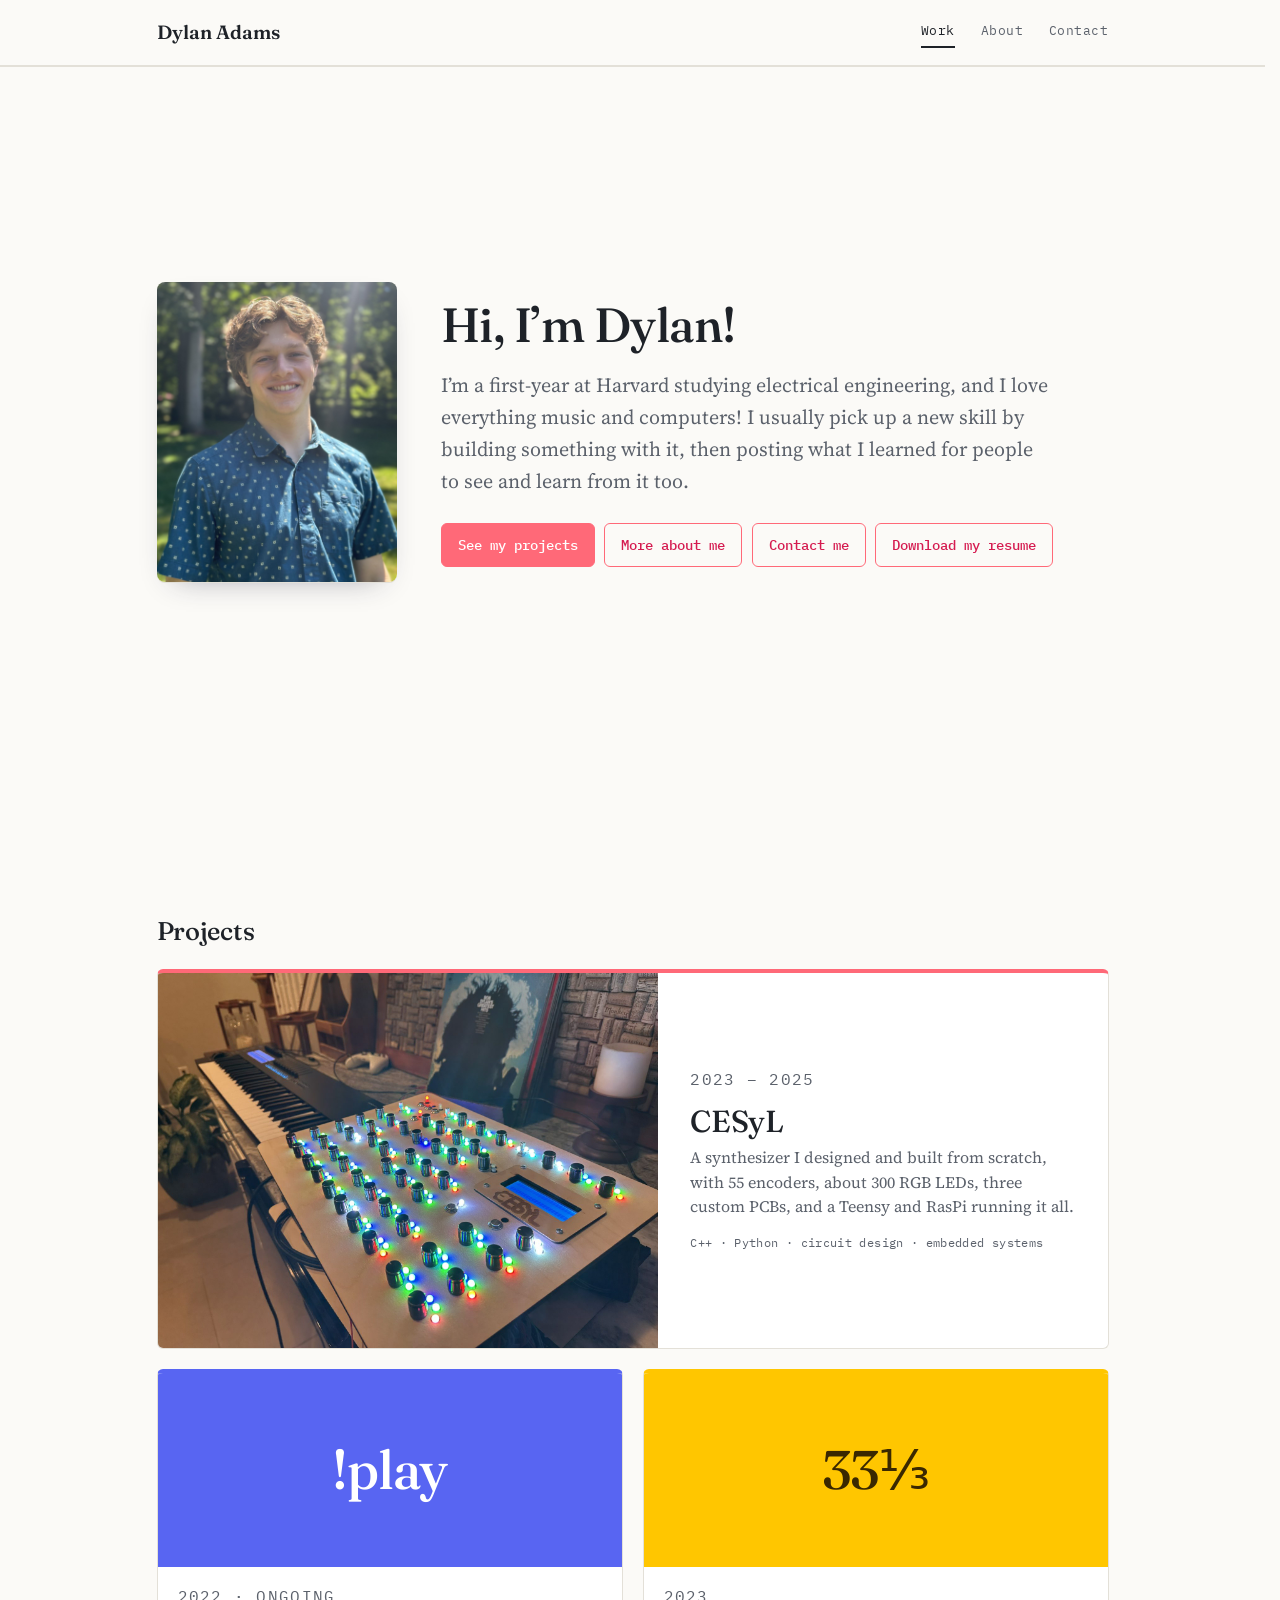
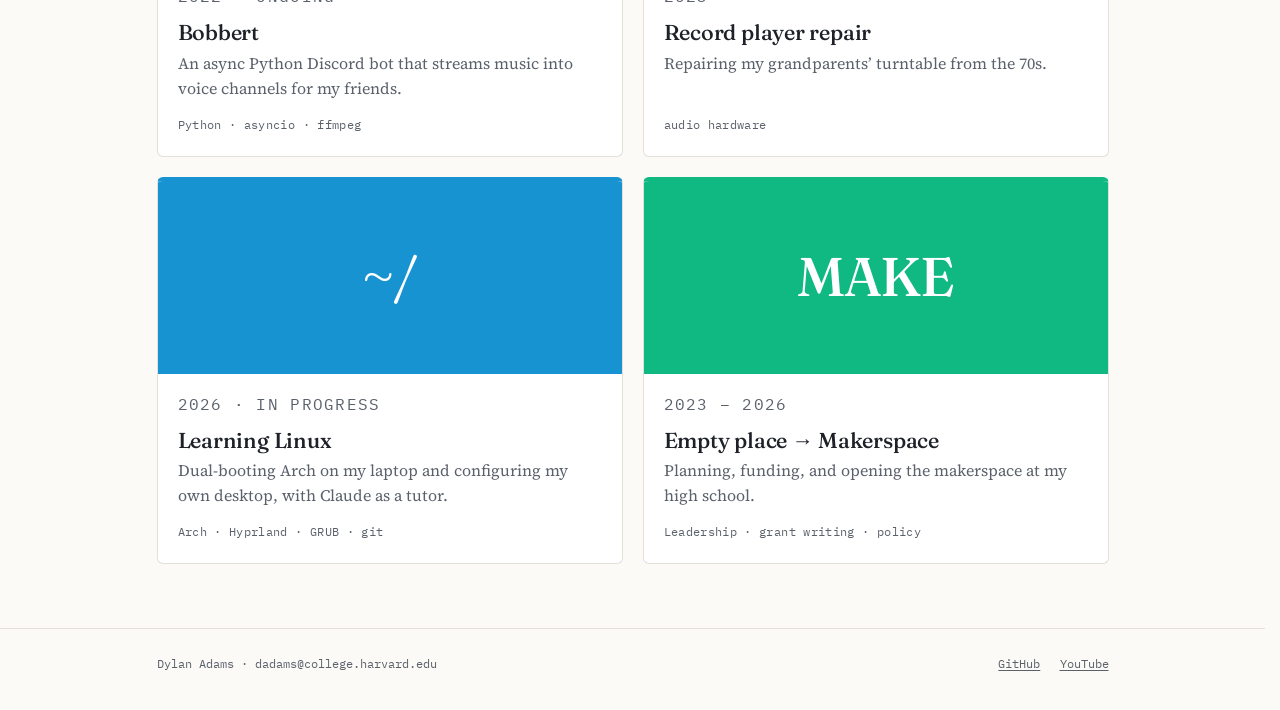
<file: index.html>
<!doctype html>
<html lang="en">
<head>
  <meta charset="utf-8">
  <meta name="viewport" content="width=device-width, initial-scale=1">
  <title>Dylan Adams</title>
  <meta name="description" content="Dylan Adams is an electrical engineering student at Harvard who builds hardware and software for making music.">
  <link rel="preconnect" href="https://fonts.googleapis.com">
  <link rel="preconnect" href="https://fonts.gstatic.com" crossorigin>
  <link href="https://fonts.googleapis.com/css2?family=Fraunces:ital,opsz,wght@0,9..144,400;0,9..144,500;0,9..144,600;1,9..144,400&family=IBM+Plex+Mono:wght@400;500&family=Source+Serif+4:ital,opsz,wght@0,8..60,400;0,8..60,600;1,8..60,400&display=swap" rel="stylesheet">
  <link rel="icon" href="favicon.ico" sizes="any">
  <link rel="icon" type="image/png" href="images/favicon-32.png" sizes="32x32">
  <link rel="apple-touch-icon" href="images/apple-touch-icon.png">
  <link rel="stylesheet" href="css/style.css">
  <link rel="stylesheet" href="css/home.css">
  <script>
  // Runs before anything is drawn: a fresh visit starts on the bio alone, with
  // scrolling locked until "See my projects" is pressed. Coming back from a
  // project (Back button or a #projects link) doesn't lock.
  (function () {
    var nav = performance.getEntriesByType && performance.getEntriesByType("navigation")[0];
    if (!(nav && nav.type === "back_forward") && !location.hash) document.documentElement.classList.add("locked");
  })();
  </script>
</head>
<body class="home">

<header class="site-header">
  <div class="wrap">
    <a class="wordmark" href="index.html">Dylan Adams</a>
    <nav class="nav" aria-label="Main">
      <a href="index.html" aria-current="page">Work</a>
      <a href="about.html">About</a>
      <a href="mailto:dadams@college.harvard.edu">Contact</a>
    </nav>
  </div>
</header>

<main>
  <section class="intro">
    <div class="wrap hero">
      <img class="hero-photo" src="images/portrait.jpg" alt="Dylan Adams">
      <div>
        <h1>Hi, I’m Dylan!</h1>
        <p class="lede">I’m a first-year at Harvard studying electrical engineering, and I love everything music and computers! I usually pick up a new skill by building something with it, then posting what I learned for people to see and learn from it too.</p>
        <div class="buttons">
          <a class="btn primary" href="#work">See my projects</a>
          <a class="btn" href="about.html">More about me</a>
          <a class="btn" href="mailto:dadams@college.harvard.edu">Contact me</a>
          <a class="btn" href="Dylan-Adams-Resume.pdf" download>Download my resume</a>
        </div>
      </div>
    </div>
  </section>

  <section class="work" id="work">
    <div class="wrap">
      <h2 class="section-title">Projects</h2>
      <div class="cards">
        <a class="card featured p-cesyl" href="work/cesyl.html">
          <div class="card-art"><img src="images/cesyl-lit-keyboard.jpg" alt="CESyL’s panel lit up in rows of colored LEDs, next to a keyboard"></div>
          <div class="card-body">
            <p class="label">2023 – 2025</p>
            <h2>CESyL</h2>
            <p>A synthesizer I designed and built from scratch, with 55 encoders, about 300 RGB LEDs, three custom PCBs, and a Teensy and RasPi running it all.</p>
            <span class="card-meta">C++ · Python · circuit design · embedded systems</span>
          </div>
        </a>

        <a class="card p-bobbert" href="work/bobbert.html">
          <div class="card-art"><span class="glyph">!play</span></div>
          <div class="card-body">
            <p class="label">2022 · ongoing</p>
            <h2>Bobbert</h2>
            <p>An async Python Discord bot that streams music into voice channels for my friends.</p>
            <span class="card-meta">Python · asyncio · ffmpeg</span>
          </div>
        </a>

        <a class="card p-record" href="work/record-player.html">
          <div class="card-art"><span class="glyph">33⅓</span></div>
          <div class="card-body">
            <p class="label">2023</p>
            <h2>Record player repair</h2>
            <p>Repairing my grandparents’ turntable from the 70s.</p>
            <span class="card-meta">audio hardware</span>
          </div>
        </a>

        <a class="card p-linux" href="work/linux.html">
          <div class="card-art"><span class="glyph">~/</span></div>
          <div class="card-body">
            <p class="label">2026 · in progress</p>
            <h2>Learning Linux</h2>
            <p>Dual-booting Arch on my laptop and configuring my own desktop, with Claude as a tutor.</p>
            <span class="card-meta">Arch · Hyprland · GRUB · git</span>
          </div>
        </a>

        <a class="card p-maker" href="work/makerspace.html">
          <div class="card-art"><span class="glyph">MAKE</span></div>
          <div class="card-body">
            <p class="label">2023 – 2026</p>
            <h2>Empty place → Makerspace</h2>
            <p>Planning, funding, and opening the makerspace at my high school.</p>
            <span class="card-meta">Leadership · grant writing · policy</span>
          </div>
        </a>
      </div>
    </div>
  </section>
</main>

<footer class="site-footer">
  <div class="wrap">
    <span>Dylan Adams · dadams@college.harvard.edu</span>
    <span class="links"><a href="https://github.com/DylAdams">GitHub</a><a href="https://www.youtube.com/@dasma-tech">YouTube</a></span>
  </div>
</footer>

<script>
// On the live site, clicking a video thumbnail plays it in place.
// Opened as a local file, YouTube refuses embeds, so the link just opens YouTube.
if (location.protocol.startsWith("http")) {
  document.querySelectorAll("a.yt").forEach(function (a) {
    a.addEventListener("click", function (e) {
      e.preventDefault();
      var box = document.createElement("div");
      box.className = "yt";
      var f = document.createElement("iframe");
      f.src = "https://www.youtube.com/embed/" + a.dataset.id + "?autoplay=1";
      f.allow = "autoplay; encrypted-media; picture-in-picture; fullscreen";
      f.allowFullscreen = true;
      f.referrerPolicy = "strict-origin-when-cross-origin";
      f.title = a.getAttribute("aria-label") || "YouTube video";
      box.appendChild(f);
      a.replaceWith(box);
    });
  });
}
</script>
<script>
// Landing. The page is one continuous scroll:
//   - At the very top, the bio sits alone in the middle of the screen.
//   - Scrolling down, the bio stays parked in the middle while the projects rise
//     up underneath it; then both move up together until the bio reaches the
//     top ("bio + projects" view). Scrolling up does the same in reverse.
// The parking is CSS (position: sticky); this script only works out where the
// middle is, and handles the buttons and the first-visit lock.
//   - A fresh visit starts locked on the bio alone. The first scroll down (or
//     "See my projects") unlocks and glides to the bio + projects view. After
//     that, scrolling is plain and linear; "See my projects" glides to the
//     bio + projects view from above it, or to the projects themselves.
(function () {
  var intro = document.querySelector(".intro");
  if (!intro) return;
  var hero = intro.querySelector(".hero");
  var work = document.getElementById("work");
  var root = document.documentElement;
  var HEADER = 66;

  function padTop() { return parseFloat(getComputedStyle(intro).paddingTop) || 0; }
  function padBottom() { return parseFloat(getComputedStyle(intro).paddingBottom) || 0; }
  // Where the bio parks: centered on the whole window, then lifted by 2% of
  // the window height (true center tends to look a little low). Never higher
  // than its normal spot just under the header.
  function place() {
    var spare = window.innerHeight - HEADER - hero.offsetHeight;
    var centered = (window.innerHeight - hero.offsetHeight) / 2 - window.innerHeight * 0.02;
    var top = Math.max(HEADER + padTop(), centered);
    intro.style.setProperty("--hero-top", top + "px");
    return spare;
  }
  // Scroll position of the "bio + projects" view: bio at the top, projects below.
  function bioProjectsY() {
    var workTop = work.getBoundingClientRect().top + window.scrollY;
    return Math.max(0, workTop - padBottom() - hero.offsetHeight - padTop() - HEADER);
  }
  function projectsY() { return work.getBoundingClientRect().top + window.scrollY - HEADER; }
  function jumpTo(y) {
    var prev = root.style.scrollBehavior;
    root.style.scrollBehavior = "auto"; window.scrollTo(0, y); root.style.scrollBehavior = prev;
  }

  var spare = place();
  window.addEventListener("resize", place);
  // On screens where the bio already fills the view (phones), skip the lock.
  if (spare < 160) root.classList.remove("locked");

  // Coming back from a project lands on the bio + projects view.
  var nav = performance.getEntriesByType && performance.getEntriesByType("navigation")[0];
  var fromProject = (nav && nav.type === "back_forward") || location.hash === "#projects";
  if ("scrollRestoration" in history) history.scrollRestoration = "manual";
  if (location.hash === "#projects") history.replaceState(null, "", location.pathname);
  if (fromProject) jumpTo(bioProjectsY()); else if (!location.hash) jumpTo(0);
  // Back can also restore the page from memory without rerunning this script.
  window.addEventListener("pageshow", function (e) {
    if (e.persisted) { root.classList.remove("locked"); jumpTo(bioProjectsY()); }
  });

  // Glide smoothly to a scroll position. While gliding, and until the scroll
  // gesture that started it has ended (a short pause between wheel events),
  // extra scrolling is ignored so it can't cut the glide short or overshoot.
  var gliding = false, swallowing = false, lastWheel = 0;
  function glide(target) {
    root.classList.remove("locked");
    gliding = swallowing = true;
    window.scrollTo({ top: target, behavior: "smooth" });
    var start = performance.now();
    (function check() {
      if (Math.abs(window.scrollY - target) < 2 || performance.now() - start > 1500) { gliding = false; return; }
      requestAnimationFrame(check);
    })();
  }
  function seeProjects() {
    var mid = bioProjectsY();
    // Above the bio + projects view: go there. Otherwise (or on small screens,
    // where the two views are nearly the same): go to the projects.
    glide((place() >= 160 && window.scrollY < mid - 4) ? mid : projectsY());
  }
  function isLocked() { return root.classList.contains("locked"); }

  window.addEventListener("wheel", function (e) {
    var now = performance.now(), newGesture = now - lastWheel > 150;
    lastWheel = now;
    if (swallowing && !gliding && newGesture) swallowing = false;
    if (swallowing) { e.preventDefault(); return; }
    // First scroll down on the locked bio: same as the button.
    if (isLocked() && e.deltaY > 0) { e.preventDefault(); seeProjects(); }
  }, { passive: false });

  var y0 = null;
  window.addEventListener("touchstart", function (e) {
    y0 = e.touches[0].clientY;
    if (!gliding) swallowing = false;
  }, { passive: true });
  window.addEventListener("touchmove", function (e) {
    if (swallowing) { e.preventDefault(); return; }
    if (isLocked() && y0 !== null && y0 - e.touches[0].clientY > 20) { e.preventDefault(); seeProjects(); }
  }, { passive: false });

  window.addEventListener("keydown", function (e) {
    if (isLocked() && ["ArrowDown", "PageDown", " ", "End"].indexOf(e.key) > -1) { e.preventDefault(); seeProjects(); }
  });

  document.querySelector('.btn[href="#work"]').addEventListener("click", function (e) {
    e.preventDefault();
    seeProjects();
  });
})();
</script>
</body>
</html>
</file>
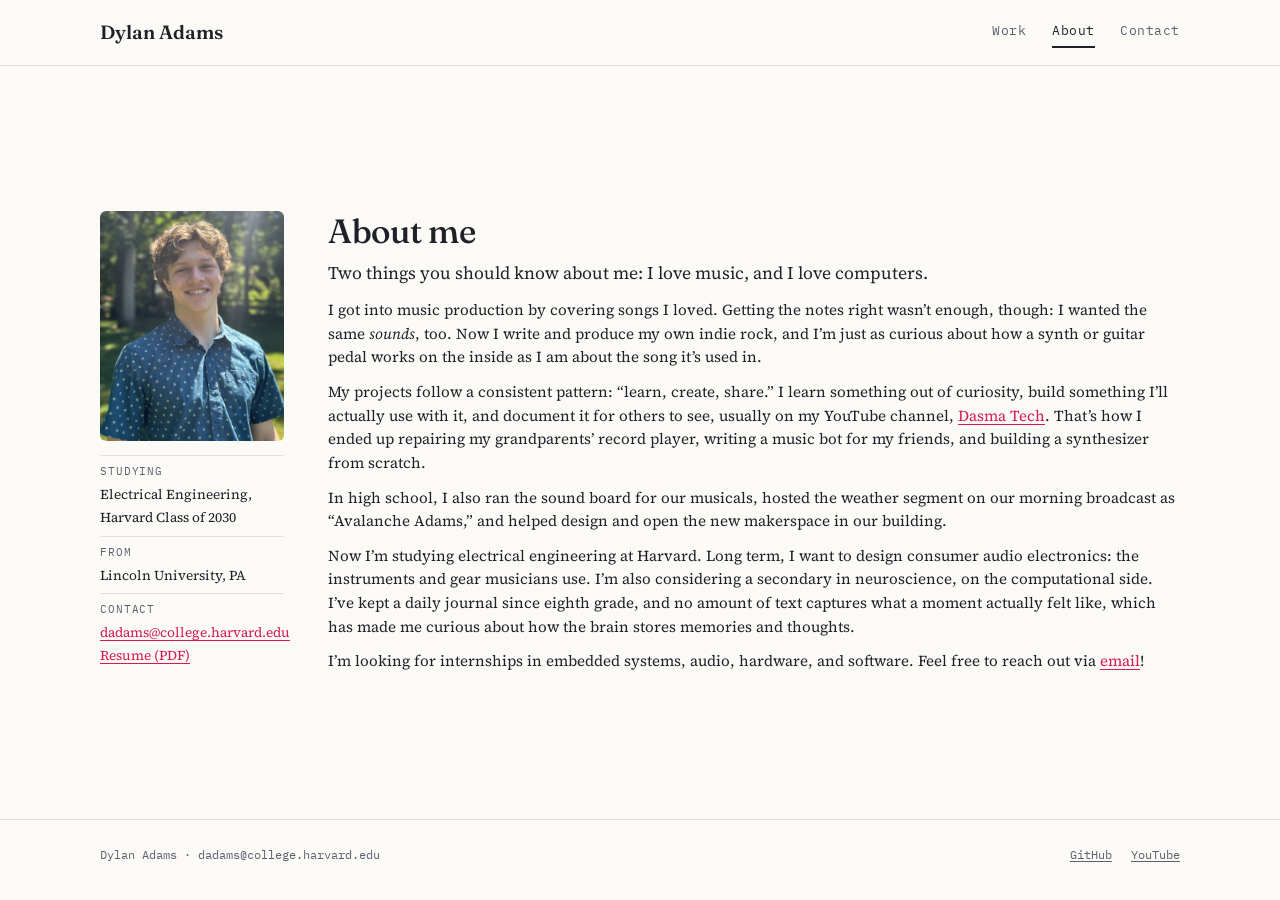
<file: about.html>
<!doctype html>
<html lang="en">
<head>
  <meta charset="utf-8">
  <meta name="viewport" content="width=device-width, initial-scale=1">
  <title>About — Dylan Adams</title>
  <meta name="description" content="About Dylan Adams: electrical engineering student at Harvard, musician, and builder.">
  <link rel="preconnect" href="https://fonts.googleapis.com">
  <link rel="preconnect" href="https://fonts.gstatic.com" crossorigin>
  <link href="https://fonts.googleapis.com/css2?family=Fraunces:ital,opsz,wght@0,9..144,400;0,9..144,500;0,9..144,600;1,9..144,400&family=IBM+Plex+Mono:wght@400;500&family=Source+Serif+4:ital,opsz,wght@0,8..60,400;0,8..60,600;1,8..60,400&display=swap" rel="stylesheet">
  <link rel="icon" href="favicon.ico" sizes="any">
  <link rel="icon" type="image/png" href="images/favicon-32.png" sizes="32x32">
  <link rel="apple-touch-icon" href="images/apple-touch-icon.png">
  <link rel="stylesheet" href="css/style.css">
</head>
<body class="theme-pink about-page">

<header class="site-header">
  <div class="wrap">
    <a class="wordmark" href="index.html">Dylan Adams</a>
    <nav class="nav" aria-label="Main">
      <a href="index.html">Work</a>
      <a href="about.html" aria-current="page">About</a>
      <a href="mailto:dadams@college.harvard.edu">Contact</a>
    </nav>
  </div>
</header>

<main class="about-one">
  <div class="wrap about">
    <aside>
      <img class="portrait" src="images/portrait.jpg" alt="Dylan Adams">
      <dl class="facts">
        <div><dt>Studying</dt><dd>Electrical Engineering, <br>Harvard Class of 2030</dd></div>
        <div><dt>From</dt><dd>Lincoln University, PA</dd></div>
        <div><dt>Contact</dt><dd><a href="mailto:dadams@college.harvard.edu">dadams@college.harvard.edu</a><br><a href="Dylan-Adams-Resume.pdf" download>Resume (PDF)</a></dd></div>
      </dl>
    </aside>

    <div class="about-text">
      <h1>About me</h1>
      <p class="about-lead">Two things you should know about me: I love music, and I love computers.</p>

      <p>I got into music production by covering songs I loved. Getting the notes right wasn’t enough, though: I wanted the same <em>sounds</em>, too. Now I write and produce my own indie rock, and I’m just as curious about how a synth or guitar pedal works on the inside as I am about the song it’s used in.</p>

      <p>My projects follow a consistent pattern: “learn, create, share.” I learn something out of curiosity, build something I’ll actually use with it, and document it for others to see, usually on my YouTube channel, <a href="https://www.youtube.com/@dasma-tech">Dasma Tech</a>. That’s how I ended up repairing my grandparents’ record player, writing a music bot for my friends, and building a synthesizer from scratch.</p>

      <p>In high school, I also ran the sound board for our musicals, hosted the weather segment on our morning broadcast as “Avalanche Adams,” and helped design and open the new makerspace in our building.</p>

      <p>Now I’m studying electrical engineering at Harvard. Long term, I want to design consumer audio electronics: the instruments and gear musicians use. I’m also considering a secondary in neuroscience, on the computational side. I’ve kept a daily journal since eighth grade, and no amount of text captures what a moment actually felt like, which has made me curious about how the brain stores memories and thoughts.</p>

      <p>I’m looking for internships in embedded systems, audio, hardware, and software. Feel free to reach out via <a href="mailto:dadams@college.harvard.edu">email</a>!</p>
    </div>
  </div>
</main>

<footer class="site-footer">
  <div class="wrap">
    <span>Dylan Adams · dadams@college.harvard.edu</span>
    <span class="links"><a href="https://github.com/DylAdams">GitHub</a><a href="https://www.youtube.com/@dasma-tech">YouTube</a></span>
  </div>
</footer>

<script>
// On the live site, clicking a video thumbnail plays it in place.
// Opened as a local file, YouTube refuses embeds, so the link just opens YouTube.
if (location.protocol.startsWith("http")) {
  document.querySelectorAll("a.yt").forEach(function (a) {
    a.addEventListener("click", function (e) {
      e.preventDefault();
      var box = document.createElement("div");
      box.className = "yt";
      var f = document.createElement("iframe");
      f.src = "https://www.youtube.com/embed/" + a.dataset.id + "?autoplay=1";
      f.allow = "autoplay; encrypted-media; picture-in-picture; fullscreen";
      f.allowFullscreen = true;
      f.referrerPolicy = "strict-origin-when-cross-origin";
      f.title = a.getAttribute("aria-label") || "YouTube video";
      box.appendChild(f);
      a.replaceWith(box);
    });
  });
}
</script>
</body>
</html>
</file>
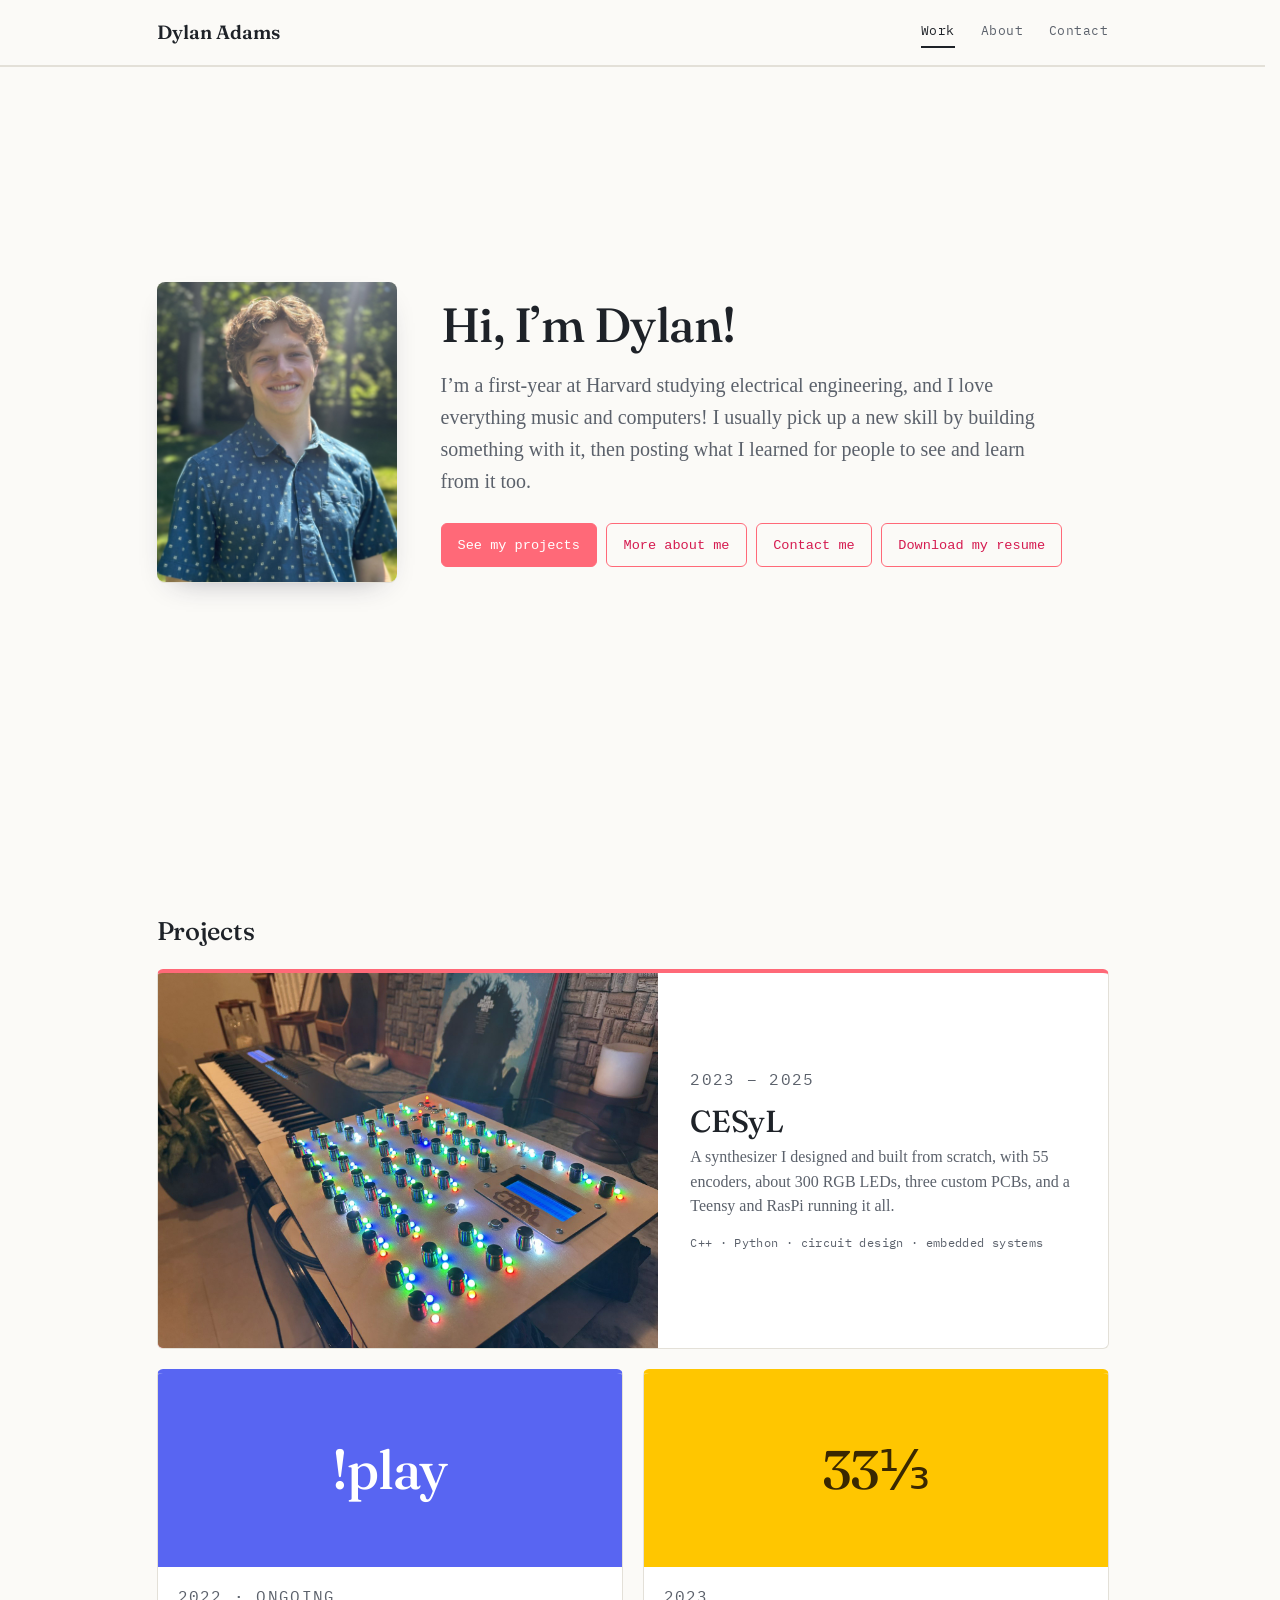
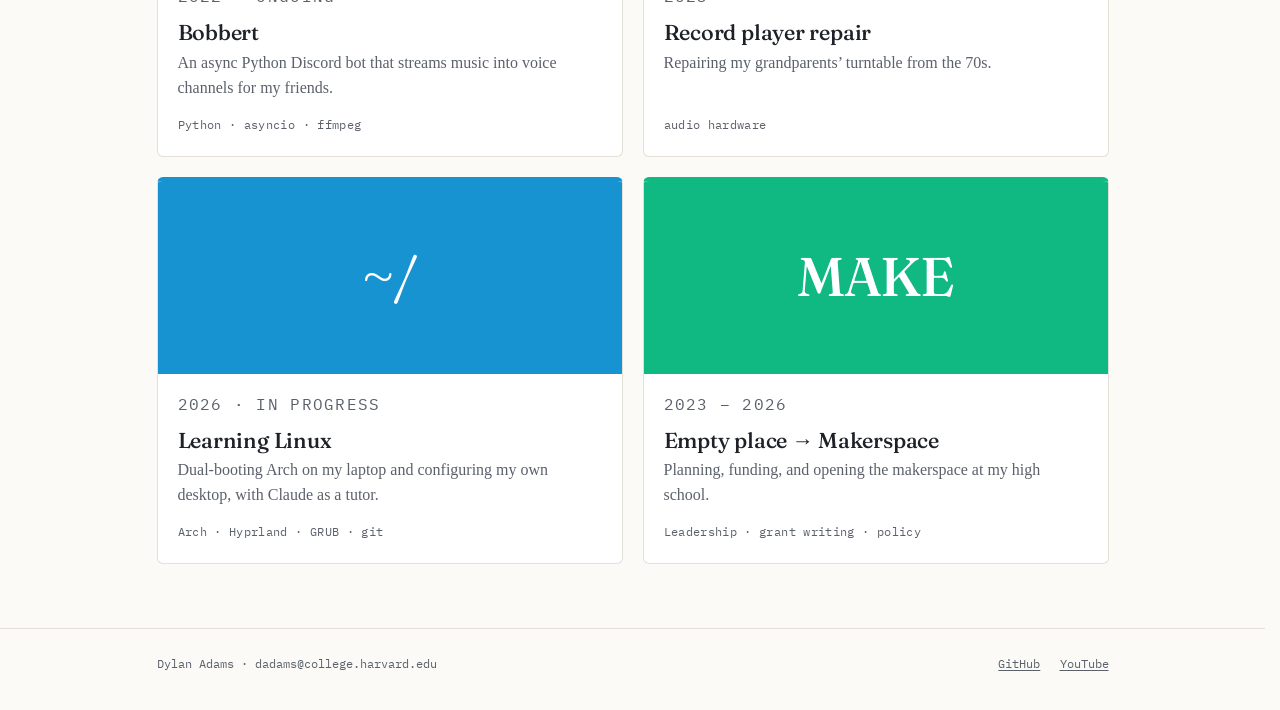
<file: projects.html>
<!doctype html>
<html lang="en"><head><meta charset="utf-8"><meta http-equiv="refresh" content="0; url=index.html"><title>Dylan Adams</title></head>
<body><p>This page moved. <a href="index.html">Go to the home page</a>.</p></body></html>
</file>
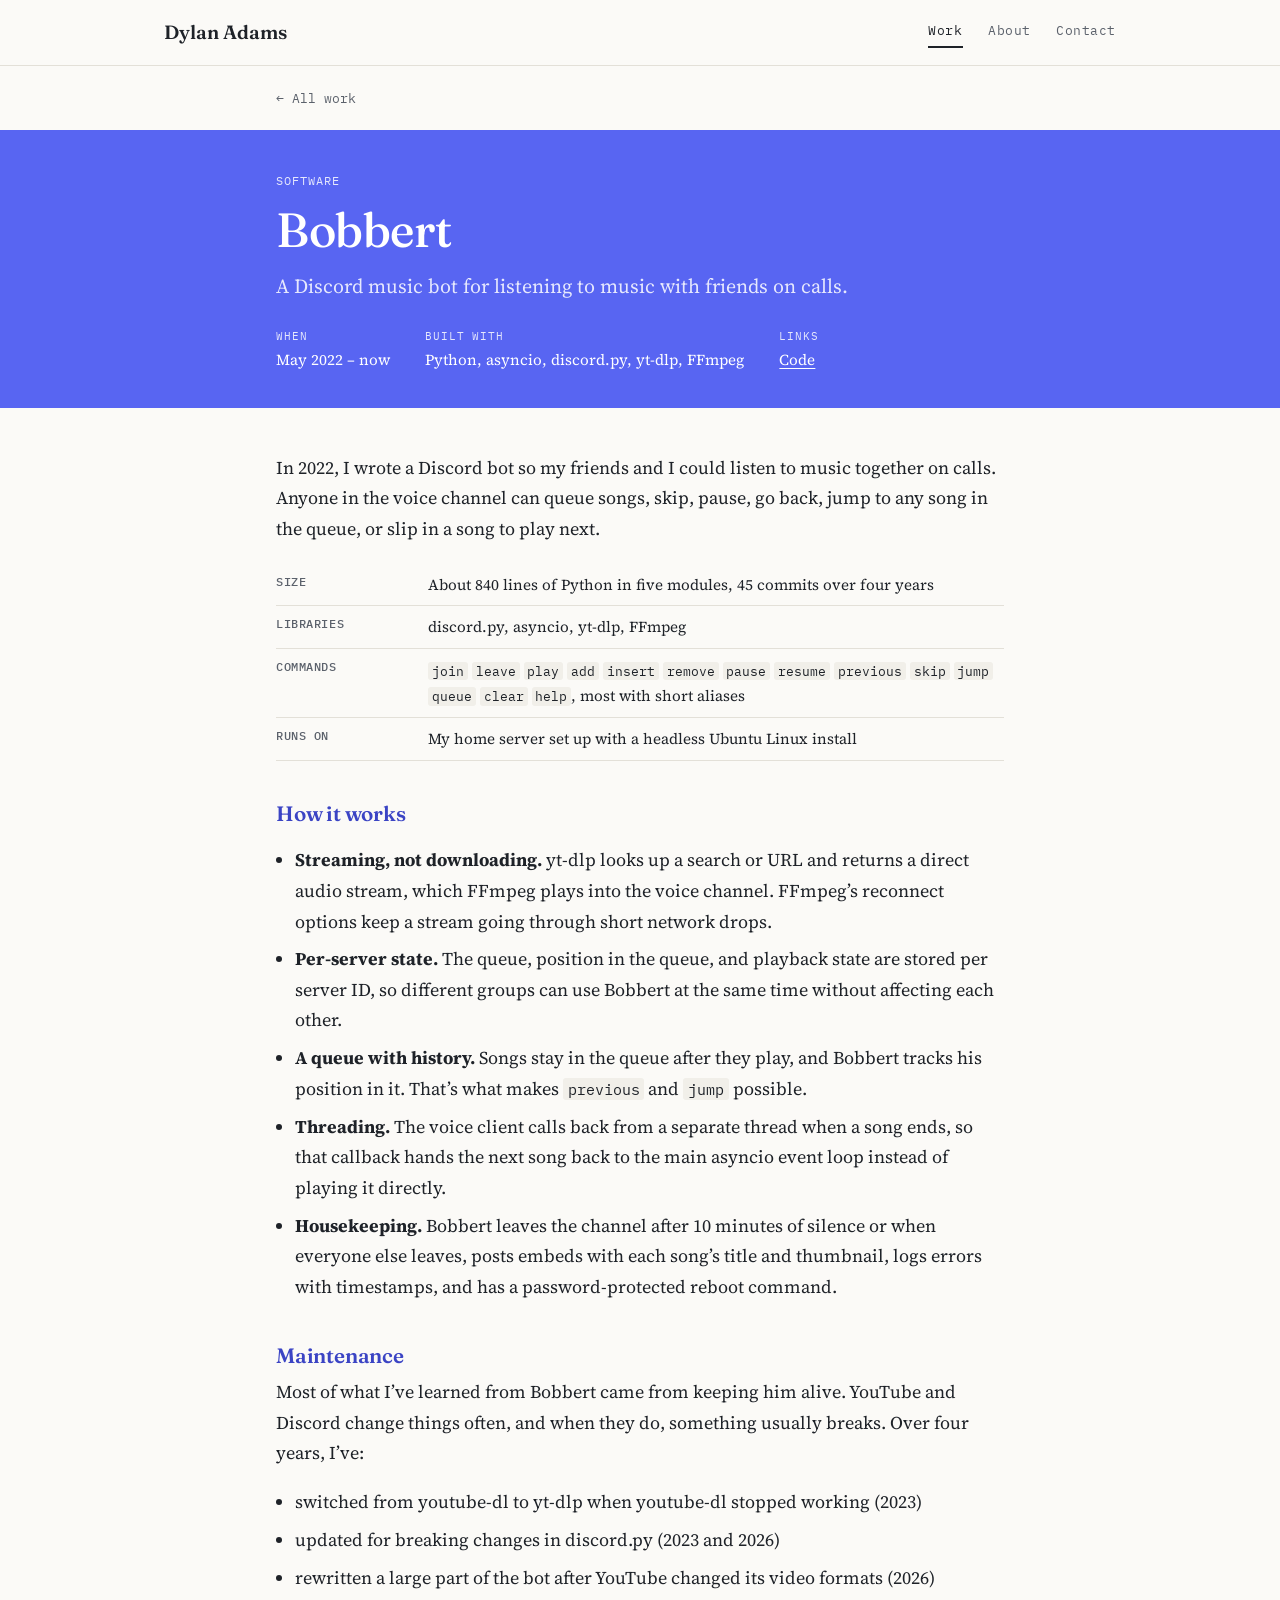
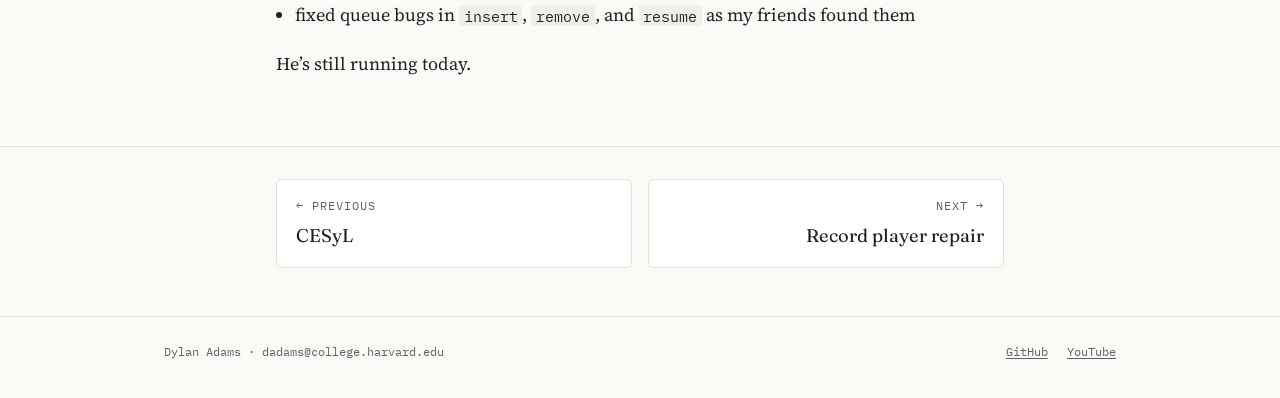
<file: work/bobbert.html>
<!doctype html>
<html lang="en">
<head>
  <meta charset="utf-8">
  <meta name="viewport" content="width=device-width, initial-scale=1">
  <title>Bobbert — Dylan Adams</title>
  <meta name="description" content="Bobbert is a Discord music bot written in Python by Dylan Adams.">
  <link rel="preconnect" href="https://fonts.googleapis.com">
  <link rel="preconnect" href="https://fonts.gstatic.com" crossorigin>
  <link href="https://fonts.googleapis.com/css2?family=Fraunces:ital,opsz,wght@0,9..144,400;0,9..144,500;0,9..144,600;1,9..144,400&family=IBM+Plex+Mono:wght@400;500&family=Source+Serif+4:ital,opsz,wght@0,8..60,400;0,8..60,600;1,8..60,400&display=swap" rel="stylesheet">
  <link rel="icon" href="../favicon.ico" sizes="any">
  <link rel="icon" type="image/png" href="../images/favicon-32.png" sizes="32x32">
  <link rel="apple-touch-icon" href="../images/apple-touch-icon.png">
  <link rel="stylesheet" href="../css/style.css">
</head>
<body class="p-bobbert">

<header class="site-header">
  <div class="wrap">
    <a class="wordmark" href="../index.html">Dylan Adams</a>
    <nav class="nav" aria-label="Main">
      <a href="../index.html#projects" aria-current="page">Work</a>
      <a href="../about.html">About</a>
      <a href="mailto:dadams@college.harvard.edu">Contact</a>
    </nav>
  </div>
</header>

<main>
  <div class="wrap crumb"><a href="../index.html#projects">← All work</a></div>

  <section class="band">
    <div class="wrap">
      <p class="label">Software</p>
      <h1>Bobbert</h1>
      <p class="lede">A Discord music bot for listening to music with friends on calls.</p>
      <dl class="facts-row">
        <div><dt>When</dt><dd>May 2022 – now</dd></div>
        <div><dt>Built with</dt><dd>Python, asyncio, discord.py, yt-dlp, FFmpeg</dd></div>
        <div><dt>Links</dt><dd><a href="https://github.com/DylAdams/Bobbert">Code</a></dd></div>
      </dl>
    </div>
  </section>

  <article class="article">
    <div class="wrap">
      <p>In 2022, I wrote a Discord bot so my friends and I could listen to music together on calls. Anyone in the voice channel can queue songs, skip, pause, go back, jump to any song in the queue, or slip in a song to play next.</p>

      <table class="spec">
        <tr><th>Size</th><td>About 840 lines of Python in five modules, 45 commits over four years</td></tr>
        <tr><th>Libraries</th><td>discord.py, asyncio, yt-dlp, FFmpeg</td></tr>
        <tr><th>Commands</th><td><code>join</code> <code>leave</code> <code>play</code> <code>add</code> <code>insert</code> <code>remove</code> <code>pause</code> <code>resume</code> <code>previous</code> <code>skip</code> <code>jump</code> <code>queue</code> <code>clear</code> <code>help</code>, most with short aliases</td></tr>
        <tr><th>Runs on</th><td>My home server set up with a headless Ubuntu Linux install</td></tr>
      </table>

      <h3>How it works</h3>
      <ul>
        <li><b>Streaming, not downloading.</b> yt-dlp looks up a search or URL and returns a direct audio stream, which FFmpeg plays into the voice channel. FFmpeg’s reconnect options keep a stream going through short network drops.</li>
        <li><b>Per-server state.</b> The queue, position in the queue, and playback state are stored per server ID, so different groups can use Bobbert at the same time without affecting each other.</li>
        <li><b>A queue with history.</b> Songs stay in the queue after they play, and Bobbert tracks his position in it. That’s what makes <code>previous</code> and <code>jump</code> possible.</li>
        <li><b>Threading.</b> The voice client calls back from a separate thread when a song ends, so that callback hands the next song back to the main asyncio event loop instead of playing it directly.</li>
        <li><b>Housekeeping.</b> Bobbert leaves the channel after 10 minutes of silence or when everyone else leaves, posts embeds with each song’s title and thumbnail, logs errors with timestamps, and has a password-protected reboot command.</li>
      </ul>

      <h3>Maintenance</h3>
      <p>Most of what I’ve learned from Bobbert came from keeping him alive. YouTube and Discord change things often, and when they do, something usually breaks. Over four years, I’ve:</p>
      <ul>
        <li>switched from youtube-dl to yt-dlp when youtube-dl stopped working (2023)</li>
        <li>updated for breaking changes in discord.py (2023 and 2026)</li>
        <li>rewritten a large part of the bot after YouTube changed its video formats (2026)</li>
        <li>fixed queue bugs in <code>insert</code>, <code>remove</code>, and <code>resume</code> as my friends found them</li>
      </ul>
      <p>He’s still running today.</p>
    </div>
  </article>

  <nav class="pager" aria-label="More projects">
    <div class="wrap"><a class="prev" href="cesyl.html"><p class="label">← Previous</p><span class="t">CESyL</span></a><a class="next" href="record-player.html"><p class="label">Next →</p><span class="t">Record player repair</span></a></div>
  </nav>
</main>

<footer class="site-footer">
  <div class="wrap">
    <span>Dylan Adams · dadams@college.harvard.edu</span>
    <span class="links"><a href="https://github.com/DylAdams">GitHub</a><a href="https://www.youtube.com/@dasma-tech">YouTube</a></span>
  </div>
</footer>

<script>
// On the live site, clicking a video thumbnail plays it in place.
// Opened as a local file, YouTube refuses embeds, so the link just opens YouTube.
if (location.protocol.startsWith("http")) {
  document.querySelectorAll("a.yt").forEach(function (a) {
    a.addEventListener("click", function (e) {
      e.preventDefault();
      var box = document.createElement("div");
      box.className = "yt";
      var f = document.createElement("iframe");
      f.src = "https://www.youtube.com/embed/" + a.dataset.id + "?autoplay=1";
      f.allow = "autoplay; encrypted-media; picture-in-picture; fullscreen";
      f.allowFullscreen = true;
      f.referrerPolicy = "strict-origin-when-cross-origin";
      f.title = a.getAttribute("aria-label") || "YouTube video";
      box.appendChild(f);
      a.replaceWith(box);
    });
  });
}
</script>
</body>
</html>
</file>
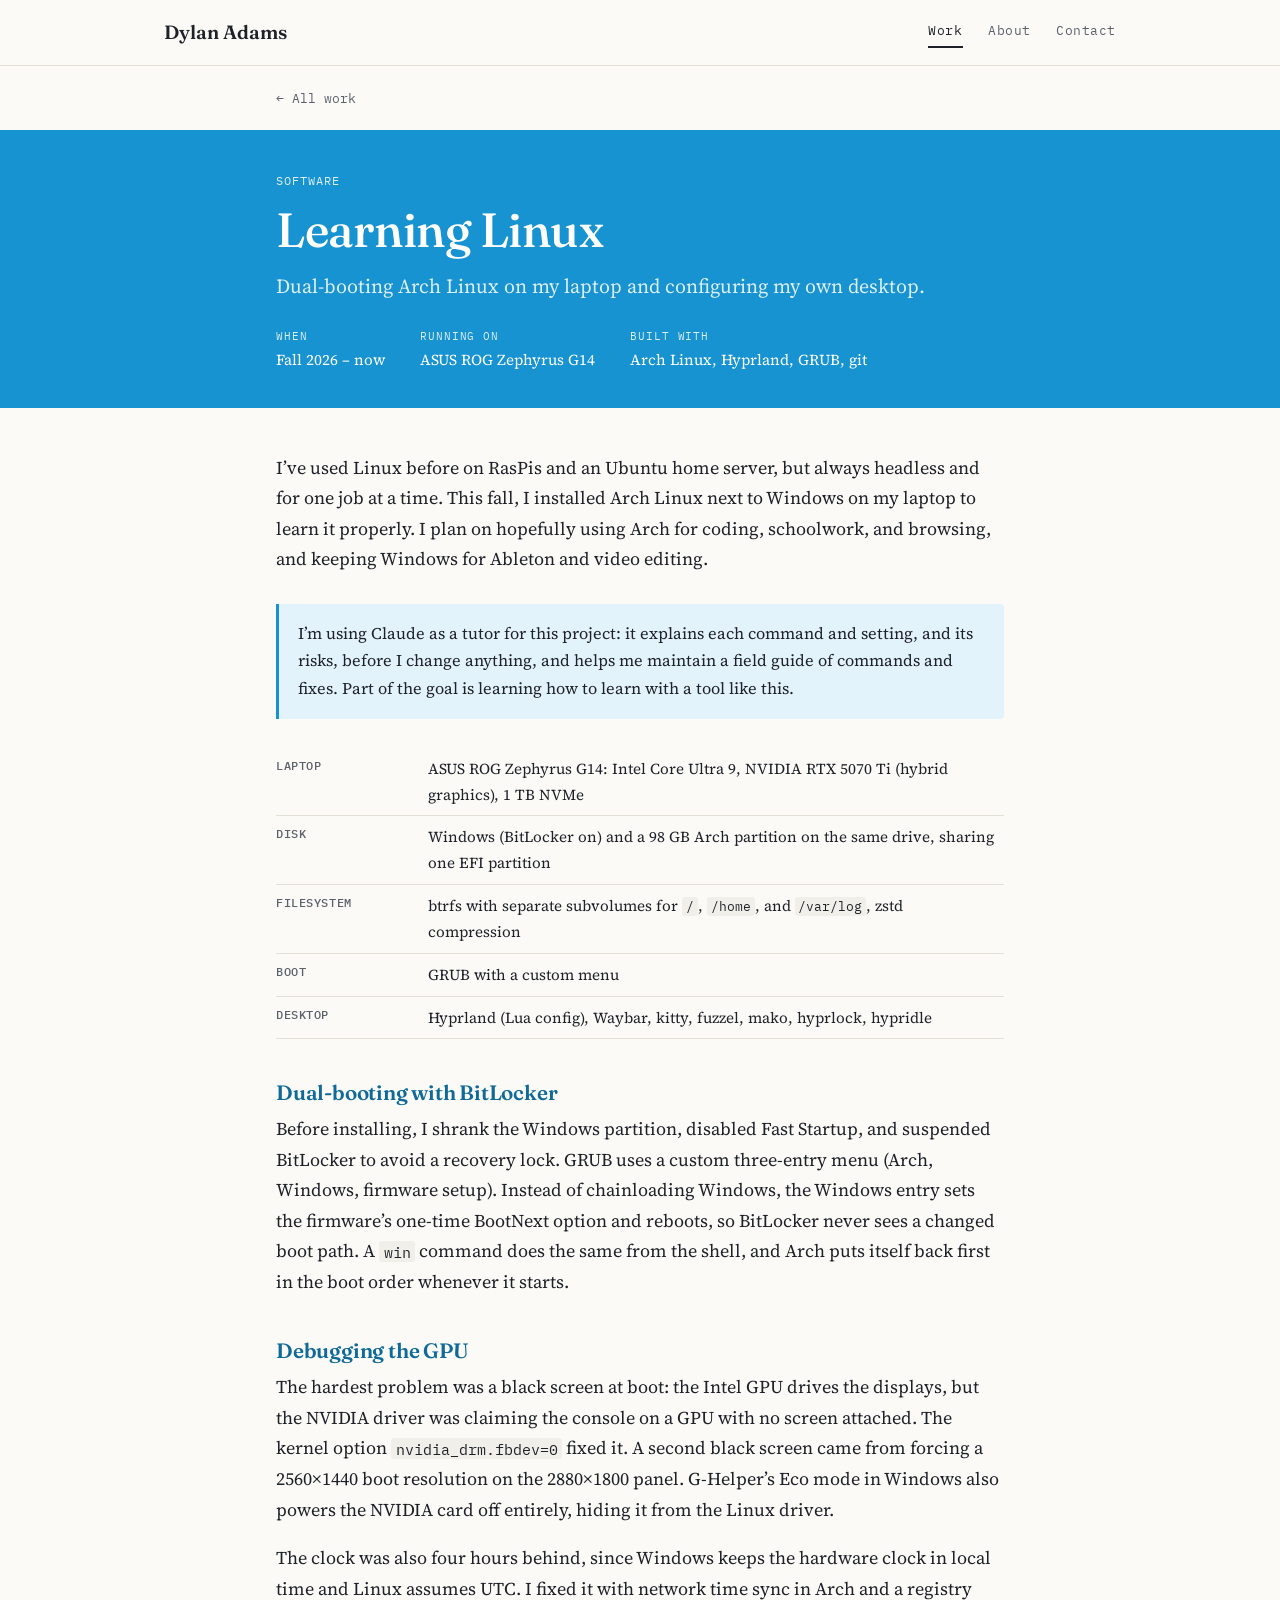
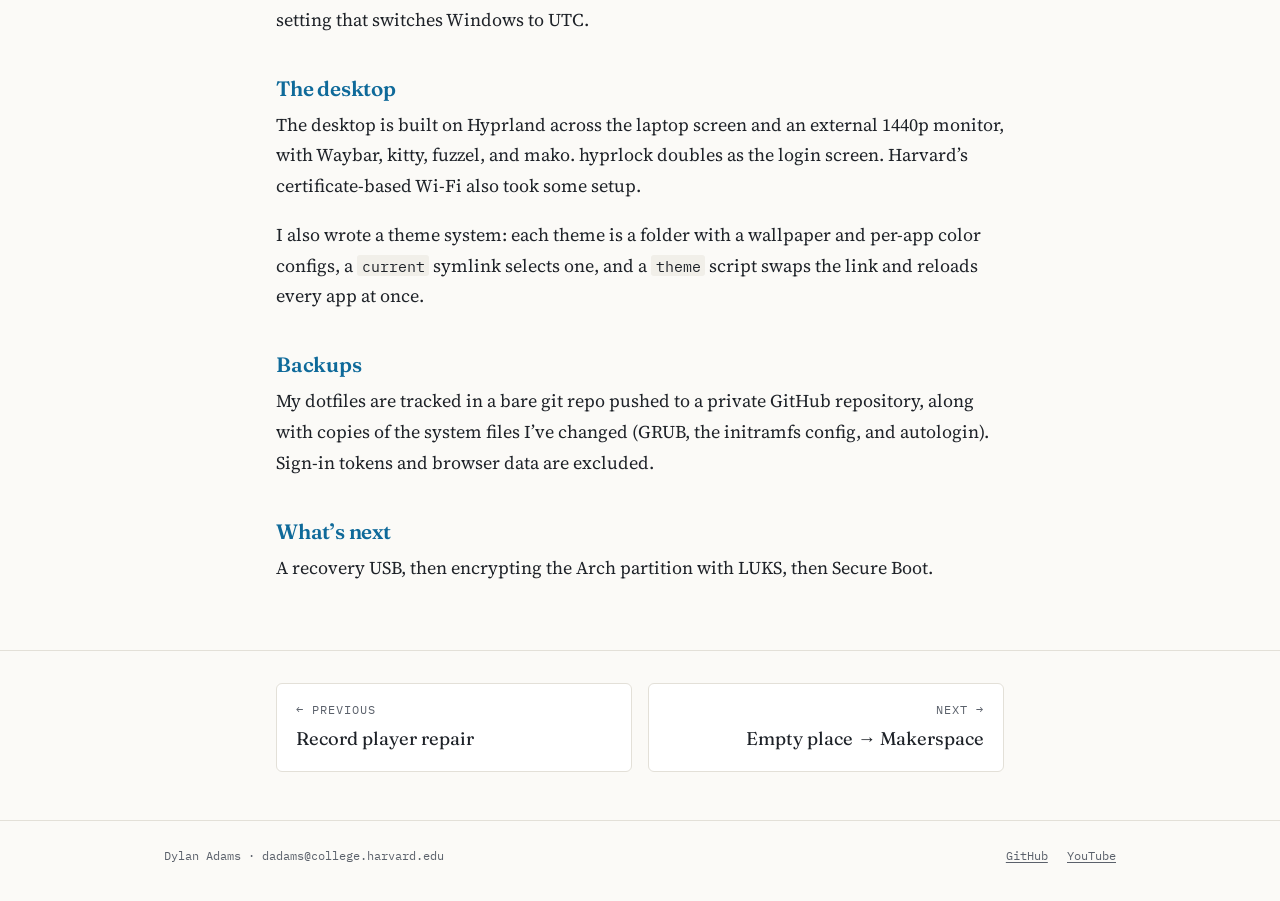
<file: work/linux.html>
<!doctype html>
<html lang="en">
<head>
  <meta charset="utf-8">
  <meta name="viewport" content="width=device-width, initial-scale=1">
  <title>Learning Linux — Dylan Adams</title>
  <meta name="description" content="Dylan Adams dual-boots Arch Linux with a custom Hyprland desktop on his laptop.">
  <link rel="preconnect" href="https://fonts.googleapis.com">
  <link rel="preconnect" href="https://fonts.gstatic.com" crossorigin>
  <link href="https://fonts.googleapis.com/css2?family=Fraunces:ital,opsz,wght@0,9..144,400;0,9..144,500;0,9..144,600;1,9..144,400&family=IBM+Plex+Mono:wght@400;500&family=Source+Serif+4:ital,opsz,wght@0,8..60,400;0,8..60,600;1,8..60,400&display=swap" rel="stylesheet">
  <link rel="icon" href="../favicon.ico" sizes="any">
  <link rel="icon" type="image/png" href="../images/favicon-32.png" sizes="32x32">
  <link rel="apple-touch-icon" href="../images/apple-touch-icon.png">
  <link rel="stylesheet" href="../css/style.css">
</head>
<body class="p-linux">

<header class="site-header">
  <div class="wrap">
    <a class="wordmark" href="../index.html">Dylan Adams</a>
    <nav class="nav" aria-label="Main">
      <a href="../index.html#projects" aria-current="page">Work</a>
      <a href="../about.html">About</a>
      <a href="mailto:dadams@college.harvard.edu">Contact</a>
    </nav>
  </div>
</header>

<main>
  <div class="wrap crumb"><a href="../index.html#projects">← All work</a></div>

  <section class="band">
    <div class="wrap">
      <p class="label">Software</p>
      <h1>Learning Linux</h1>
      <p class="lede">Dual-booting Arch Linux on my laptop and configuring my own desktop.</p>
      <dl class="facts-row">
        <div><dt>When</dt><dd>Fall 2026 – now</dd></div>
        <div><dt>Running on</dt><dd>ASUS ROG Zephyrus G14</dd></div>
        <div><dt>Built with</dt><dd>Arch Linux, Hyprland, GRUB, git</dd></div>
      </dl>
    </div>
  </section>

  <article class="article">
    <div class="wrap">
      <p>I’ve used Linux before on RasPis and an Ubuntu home server, but always headless and for one job at a time. This fall, I installed Arch Linux next to Windows on my laptop to learn it properly. I plan on hopefully using Arch for coding, schoolwork, and browsing, and keeping Windows for Ableton and video editing.</p>

      <div class="callout"><p>I’m using Claude as a tutor for this project: it explains each command and setting, and its risks, before I change anything, and helps me maintain a field guide of commands and fixes. Part of the goal is learning how to learn with a tool like this.</p></div>

      <table class="spec">
        <tr><th>Laptop</th><td>ASUS ROG Zephyrus G14: Intel Core Ultra 9, NVIDIA RTX 5070 Ti (hybrid graphics), 1 TB NVMe</td></tr>
        <tr><th>Disk</th><td>Windows (BitLocker on) and a 98 GB Arch partition on the same drive, sharing one EFI partition</td></tr>
        <tr><th>Filesystem</th><td>btrfs with separate subvolumes for <code>/</code>, <code>/home</code>, and <code>/var/log</code>, zstd compression</td></tr>
        <tr><th>Boot</th><td>GRUB with a custom menu</td></tr>
        <tr><th>Desktop</th><td>Hyprland (Lua config), Waybar, kitty, fuzzel, mako, hyprlock, hypridle</td></tr>
      </table>

      <h3>Dual-booting with BitLocker</h3>
      <p>Before installing, I shrank the Windows partition, disabled Fast Startup, and suspended BitLocker to avoid a recovery lock. GRUB uses a custom three-entry menu (Arch, Windows, firmware setup). Instead of chainloading Windows, the Windows entry sets the firmware’s one-time BootNext option and reboots, so BitLocker never sees a changed boot path. A <code>win</code> command does the same from the shell, and Arch puts itself back first in the boot order whenever it starts.</p>

      <h3>Debugging the GPU</h3>
      <p>The hardest problem was a black screen at boot: the Intel GPU drives the displays, but the NVIDIA driver was claiming the console on a GPU with no screen attached. The kernel option <code>nvidia_drm.fbdev=0</code> fixed it. A second black screen came from forcing a 2560×1440 boot resolution on the 2880×1800 panel. G-Helper’s Eco mode in Windows also powers the NVIDIA card off entirely, hiding it from the Linux driver.</p>
      <p>The clock was also four hours behind, since Windows keeps the hardware clock in local time and Linux assumes UTC. I fixed it with network time sync in Arch and a registry setting that switches Windows to UTC.</p>

      <h3>The desktop</h3>
      <p>The desktop is built on Hyprland across the laptop screen and an external 1440p monitor, with Waybar, kitty, fuzzel, and mako. hyprlock doubles as the login screen. Harvard’s certificate-based Wi-Fi also took some setup.</p>
      <p>I also wrote a theme system: each theme is a folder with a wallpaper and per-app color configs, a <code>current</code> symlink selects one, and a <code>theme</code> script swaps the link and reloads every app at once.</p>

      <h3>Backups</h3>
      <p>My dotfiles are tracked in a bare git repo pushed to a private GitHub repository, along with copies of the system files I’ve changed (GRUB, the initramfs config, and autologin). Sign-in tokens and browser data are excluded.</p>

      <h3>What’s next</h3>
      <p>A recovery USB, then encrypting the Arch partition with LUKS, then Secure Boot.</p>
    </div>
  </article>

  <nav class="pager" aria-label="More projects">
    <div class="wrap"><a class="prev" href="record-player.html"><p class="label">← Previous</p><span class="t">Record player repair</span></a><a class="next" href="makerspace.html"><p class="label">Next →</p><span class="t">Empty place → Makerspace</span></a></div>
  </nav>
</main>

<footer class="site-footer">
  <div class="wrap">
    <span>Dylan Adams · dadams@college.harvard.edu</span>
    <span class="links"><a href="https://github.com/DylAdams">GitHub</a><a href="https://www.youtube.com/@dasma-tech">YouTube</a></span>
  </div>
</footer>

<script>
// On the live site, clicking a video thumbnail plays it in place.
// Opened as a local file, YouTube refuses embeds, so the link just opens YouTube.
if (location.protocol.startsWith("http")) {
  document.querySelectorAll("a.yt").forEach(function (a) {
    a.addEventListener("click", function (e) {
      e.preventDefault();
      var box = document.createElement("div");
      box.className = "yt";
      var f = document.createElement("iframe");
      f.src = "https://www.youtube.com/embed/" + a.dataset.id + "?autoplay=1";
      f.allow = "autoplay; encrypted-media; picture-in-picture; fullscreen";
      f.allowFullscreen = true;
      f.referrerPolicy = "strict-origin-when-cross-origin";
      f.title = a.getAttribute("aria-label") || "YouTube video";
      box.appendChild(f);
      a.replaceWith(box);
    });
  });
}
</script>
</body>
</html>
</file>
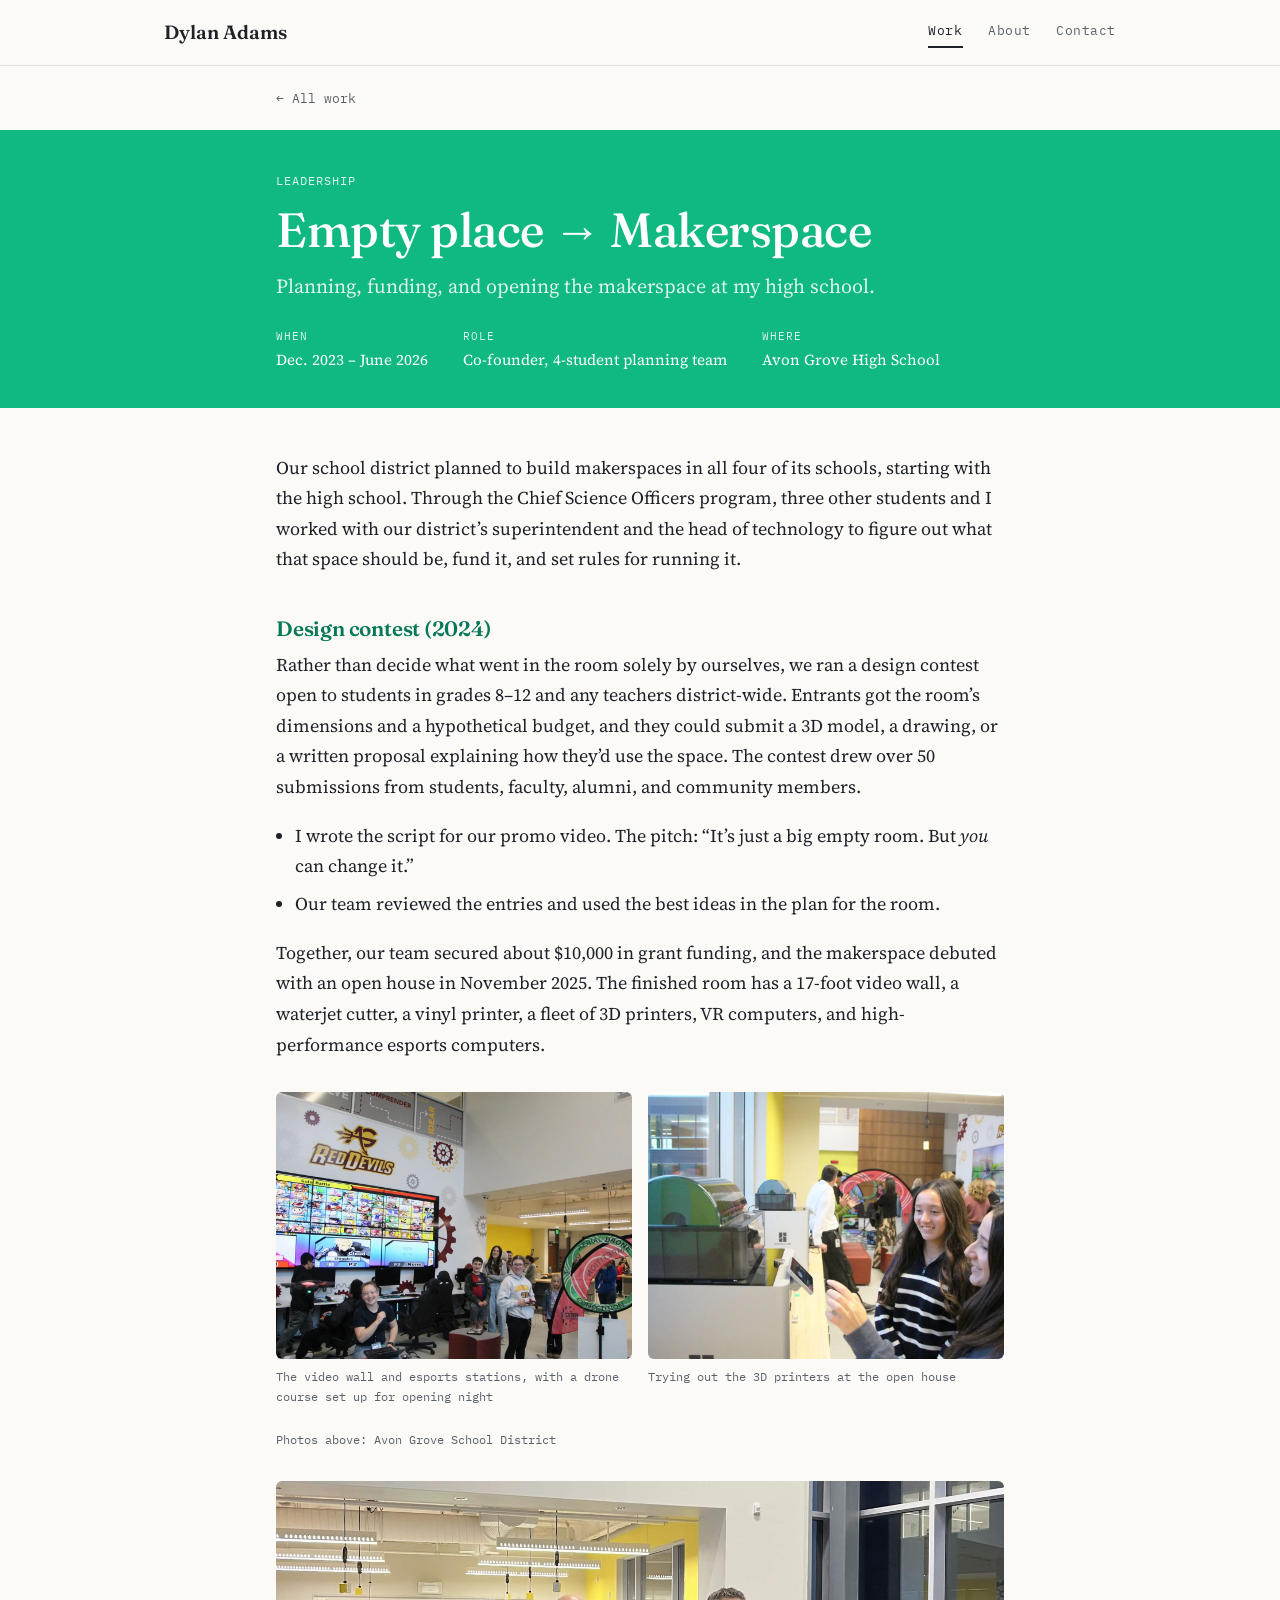
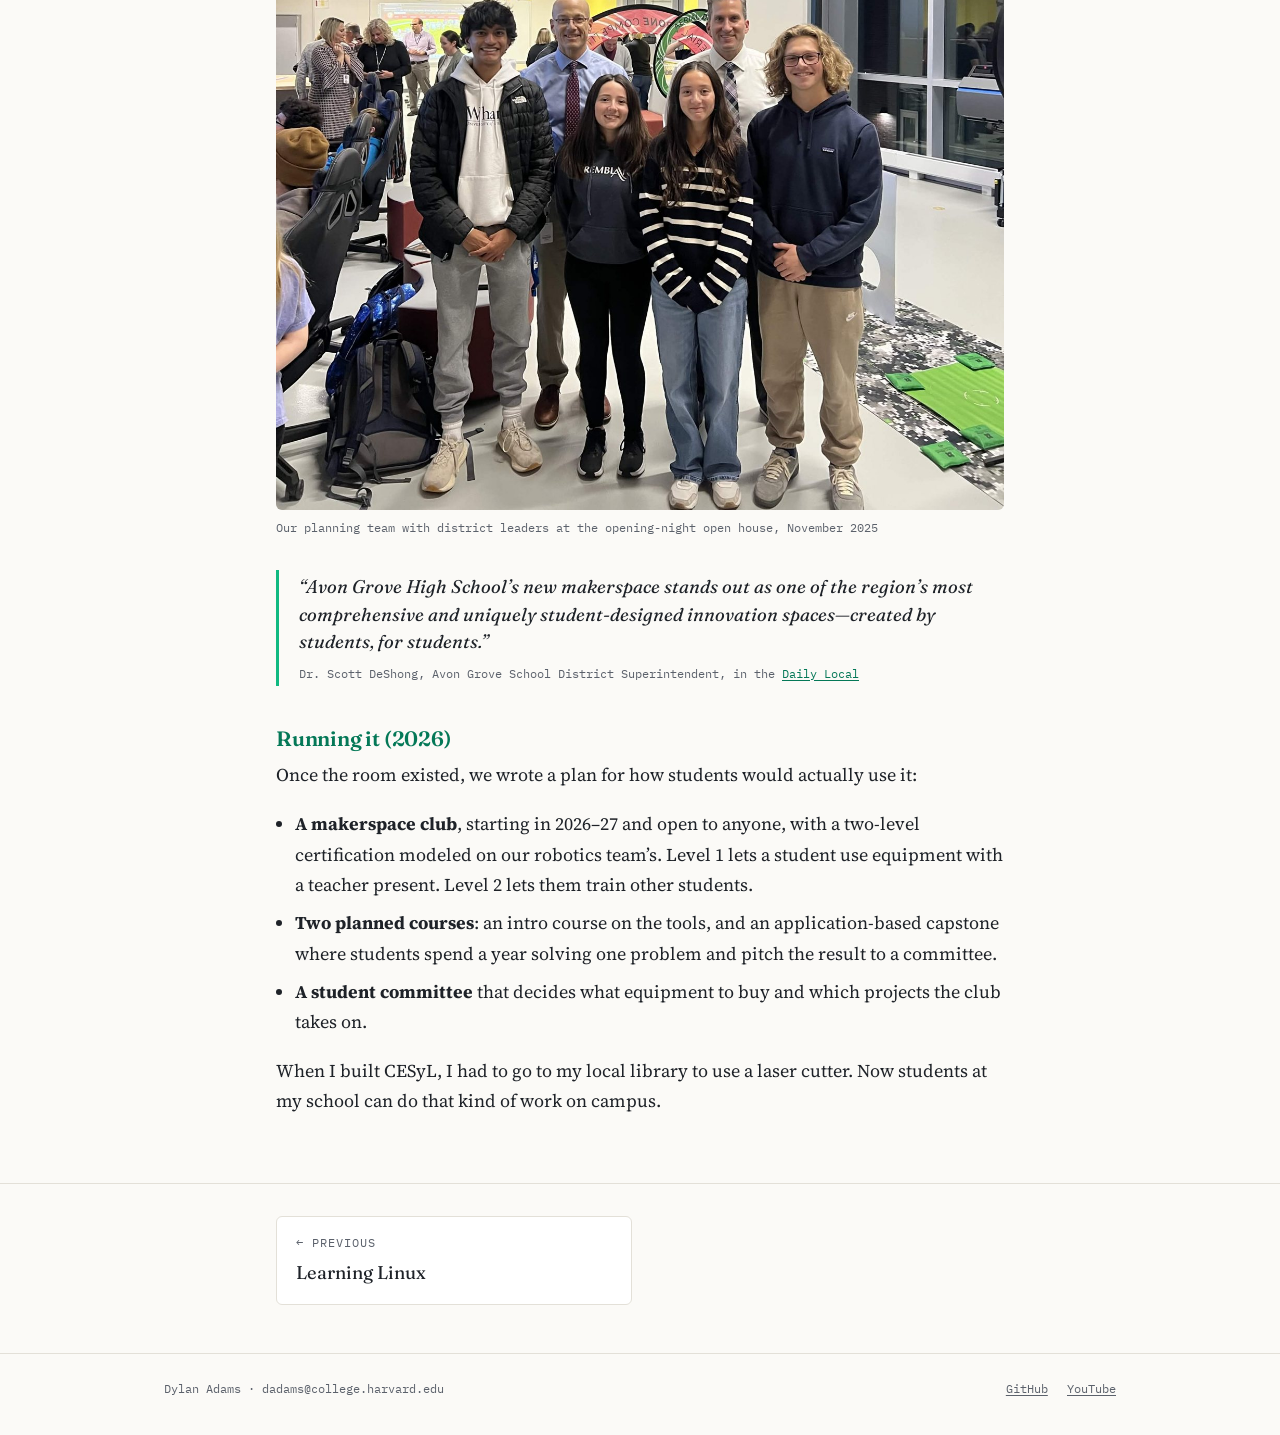
<file: work/makerspace.html>
<!doctype html>
<html lang="en">
<head>
  <meta charset="utf-8">
  <meta name="viewport" content="width=device-width, initial-scale=1">
  <title>Empty place → Makerspace — Dylan Adams</title>
  <meta name="description" content="Dylan Adams co-founded the planning team that opened a makerspace at Avon Grove High School.">
  <link rel="preconnect" href="https://fonts.googleapis.com">
  <link rel="preconnect" href="https://fonts.gstatic.com" crossorigin>
  <link href="https://fonts.googleapis.com/css2?family=Fraunces:ital,opsz,wght@0,9..144,400;0,9..144,500;0,9..144,600;1,9..144,400&family=IBM+Plex+Mono:wght@400;500&family=Source+Serif+4:ital,opsz,wght@0,8..60,400;0,8..60,600;1,8..60,400&display=swap" rel="stylesheet">
  <link rel="icon" href="../favicon.ico" sizes="any">
  <link rel="icon" type="image/png" href="../images/favicon-32.png" sizes="32x32">
  <link rel="apple-touch-icon" href="../images/apple-touch-icon.png">
  <link rel="stylesheet" href="../css/style.css">
</head>
<body class="p-maker">

<header class="site-header">
  <div class="wrap">
    <a class="wordmark" href="../index.html">Dylan Adams</a>
    <nav class="nav" aria-label="Main">
      <a href="../index.html#projects" aria-current="page">Work</a>
      <a href="../about.html">About</a>
      <a href="mailto:dadams@college.harvard.edu">Contact</a>
    </nav>
  </div>
</header>

<main>
  <div class="wrap crumb"><a href="../index.html#projects">← All work</a></div>

  <section class="band">
    <div class="wrap">
      <p class="label">Leadership</p>
      <h1>Empty place → Makerspace</h1>
      <p class="lede">Planning, funding, and opening the makerspace at my high school.</p>
      <dl class="facts-row">
        <div><dt>When</dt><dd>Dec. 2023 – June 2026</dd></div>
        <div><dt>Role</dt><dd>Co-founder, 4-student planning team</dd></div>
        <div><dt>Where</dt><dd>Avon Grove High School</dd></div>
      </dl>
    </div>
  </section>

  <article class="article">
    <div class="wrap">
      <p>Our school district planned to build makerspaces in all four of its schools, starting with the high school. Through the Chief Science Officers program, three other students and I worked with our district’s superintendent and the head of technology to figure out what that space should be, fund it, and set rules for running it.</p>

      <h3>Design contest (2024)</h3>
      <p>Rather than decide what went in the room solely by ourselves, we ran a design contest open to students in grades 8–12 and any teachers district-wide. Entrants got the room’s dimensions and a hypothetical budget, and they could submit a 3D model, a drawing, or a written proposal explaining how they’d use the space. The contest drew over 50 submissions from students, faculty, alumni, and community members.</p>
      <ul>
        <li>I wrote the script for our promo video. The pitch: “It’s just a big empty room. But <em>you</em> can change it.”</li>
        <li>Our team reviewed the entries and used the best ideas in the plan for the room.</li>
      </ul>
      <p>Together, our team secured about $10,000 in grant funding, and the makerspace debuted with an open house in November 2025. The finished room has a 17-foot video wall, a waterjet cutter, a vinyl printer, a fleet of 3D printers, VR computers, and high-performance esports computers.</p>

      <div class="pair figs">
        <figure><img src="../images/makerspace-videowall.jpg" alt="The makerspace's video wall and esports stations, with a drone obstacle course set up for opening night"><figcaption>The video wall and esports stations, with a drone course set up for opening night</figcaption></figure>
        <figure><img src="../images/makerspace-3d-printers.jpg" alt="Two students trying out a 3D printer's touchscreen at the open house"><figcaption>Trying out the 3D printers at the open house</figcaption></figure>
      </div>
      <p class="photo-credit">Photos above: Avon Grove School District</p>

      <figure><img src="../images/makerspace-opening.jpg" alt="Dylan and the three other student planners standing with two district administrators inside the new makerspace on opening night"><figcaption>Our planning team with district leaders at the opening-night open house, November 2025</figcaption></figure>

      <blockquote class="pull"><p>“Avon Grove High School’s new makerspace stands out as one of the region’s most comprehensive and uniquely student-designed innovation spaces—created by students, for students.”</p><p class="cite">Dr. Scott DeShong, Avon Grove School District Superintendent, in the <a href="https://www.dailylocal.com/2025/11/18/avon-grove-school-district-announces-opening-of-2000-square-foot-makerspace/">Daily Local</a></p></blockquote>

      <h3>Running it (2026)</h3>
      <p>Once the room existed, we wrote a plan for how students would actually use it:</p>
      <ul>
        <li><b>A makerspace club</b>, starting in 2026–27 and open to anyone, with a two-level certification modeled on our robotics team’s. Level 1 lets a student use equipment with a teacher present. Level 2 lets them train other students.</li>
        <li><b>Two planned courses</b>: an intro course on the tools, and an application-based capstone where students spend a year solving one problem and pitch the result to a committee.</li>
        <li><b>A student committee</b> that decides what equipment to buy and which projects the club takes on.</li>
      </ul>
      <p>When I built CESyL, I had to go to my local library to use a laser cutter. Now students at my school can do that kind of work on campus.</p>
    </div>
  </article>

  <nav class="pager" aria-label="More projects">
    <div class="wrap"><a class="prev" href="linux.html"><p class="label">← Previous</p><span class="t">Learning Linux</span></a></div>
  </nav>
</main>

<footer class="site-footer">
  <div class="wrap">
    <span>Dylan Adams · dadams@college.harvard.edu</span>
    <span class="links"><a href="https://github.com/DylAdams">GitHub</a><a href="https://www.youtube.com/@dasma-tech">YouTube</a></span>
  </div>
</footer>

<script>
// On the live site, clicking a video thumbnail plays it in place.
// Opened as a local file, YouTube refuses embeds, so the link just opens YouTube.
if (location.protocol.startsWith("http")) {
  document.querySelectorAll("a.yt").forEach(function (a) {
    a.addEventListener("click", function (e) {
      e.preventDefault();
      var box = document.createElement("div");
      box.className = "yt";
      var f = document.createElement("iframe");
      f.src = "https://www.youtube.com/embed/" + a.dataset.id + "?autoplay=1";
      f.allow = "autoplay; encrypted-media; picture-in-picture; fullscreen";
      f.allowFullscreen = true;
      f.referrerPolicy = "strict-origin-when-cross-origin";
      f.title = a.getAttribute("aria-label") || "YouTube video";
      box.appendChild(f);
      a.replaceWith(box);
    });
  });
}
</script>
</body>
</html>
</file>
<file: css/style.css>
/* ==========================================================
   Dylan Adams — portfolio
   Light theme. Neutral ink + navy on the main pages;
   each project page gets its own accent color.
   ========================================================== */

:root {
  --paper: #fbfaf7;
  --card: #ffffff;
  --tint: #f1efe9;
  --ink: #1e2228;
  --ink-soft: #5b616b;
  --rule: #e3e0d8;
  --accent: #3b3fb6;          /* indigo: main pages */
  --accent-ink: #3b3fb6;      /* darker shade used for text and links */
  --accent-tint: #ebebfa;
  --on-accent: #ffffff;       /* text color on a solid accent fill */
  --todo-bg: #fff3a6;
  --todo-ink: #5a4a00;

  --serif-display: "Fraunces", Georgia, "Times New Roman", serif;
  --serif-body: "Source Serif 4", Georgia, "Times New Roman", serif;
  --mono: "IBM Plex Mono", ui-monospace, Consolas, monospace;

  --measure: 40rem;
  --wide: 62rem;
}

/* Per-project accents (set on <body>) — loosely matched to each project */
.p-cesyl   { --accent: #FF6978; --accent-ink: #d51b50; --accent-tint: #feeaf3; }   /* violet, like the purple PCBs */
.p-bobbert { --accent: #5865f2; --accent-ink: #3b44c4; --accent-tint: #eceefe; }   /* Discord blurple */
.p-record  { --accent: #FFC600; --accent-ink: #ba5e08; --accent-tint: #fff1dc; --on-accent: #3a2800; }   /* soft record-label gold */
.p-maker   { --accent: #10b981; --accent-ink: #047857; --accent-tint: #e3f8ef; }   /* emerald */
.p-linux   { --accent: #1793d1; --accent-ink: #0f6a9a; --accent-tint: #e3f3fb; }   /* Arch blue */

*, *::before, *::after { box-sizing: border-box; }
html { -webkit-text-size-adjust: 100%; scroll-behavior: smooth; }

body {
  margin: 0;
  background: var(--paper);
  color: var(--ink);
  font-family: var(--serif-body);
  font-size: 1.125rem;
  line-height: 1.7;
}

img, iframe { max-width: 100%; display: block; }
a { color: var(--accent-ink); text-underline-offset: 0.2em; text-decoration-thickness: 1px; }
a:hover { text-decoration-thickness: 2px; }

.wrap { max-width: var(--wide); margin: 0 auto; padding: 0 1.25rem; }
.measure { max-width: var(--measure); }

/* ---------- header / nav ---------- */

.site-header { border-bottom: 1px solid var(--rule); background: var(--paper); }
.site-header .wrap {
  display: flex; align-items: center; justify-content: space-between;
  gap: 1rem; flex-wrap: wrap; padding-top: 1rem; padding-bottom: 1rem;
}
.wordmark {
  font-family: var(--serif-display); font-weight: 600; font-size: 1.2rem;
  color: var(--ink); text-decoration: none;
}
.nav { display: flex; gap: 1.6rem; }
.nav a {
  font-family: var(--mono); font-size: 0.82rem; letter-spacing: 0.04em;
  color: var(--ink-soft); text-decoration: none; padding: 0.2rem 0;
  border-bottom: 2px solid transparent;
}
.nav a:hover { color: var(--ink); }
.nav a[aria-current="page"] { color: var(--ink); border-bottom-color: var(--ink); }

/* ---------- type ---------- */

h1, h2, h3 { font-family: var(--serif-display); font-weight: 500; line-height: 1.2; margin: 0; letter-spacing: -0.01em; }
h1 { font-size: clamp(2.1rem, 5vw, 3rem); }
h2 { font-size: clamp(1.5rem, 3vw, 1.9rem); }
h3 { font-size: 1.3rem; font-weight: 600; margin: 2.6rem 0 0.5rem; }
p { margin: 0 0 1.15rem; }
.lede { font-size: 1.25rem; line-height: 1.6; color: var(--ink-soft); }
.label {
  font-family: var(--mono); font-size: 0.75rem; letter-spacing: 0.08em;
  text-transform: uppercase; color: var(--ink-soft); margin: 0 0 0.6rem;
}
.small { font-size: 0.95rem; color: var(--ink-soft); }

mark.todo {
  background: var(--todo-bg); color: var(--todo-ink);
  padding: 0 0.25em; border-radius: 2px;
  font-family: var(--mono); font-size: 0.82em;
}

/* ---------- home ---------- */

.intro { padding: 4.5rem 0 3rem; }
.intro h1 { margin-bottom: 1rem; }
.intro .lede { max-width: 36rem; margin: 0; }

.work { padding: 1rem 0 4rem; }
.work-head { display: flex; justify-content: space-between; align-items: baseline; margin-bottom: 1.2rem; }

.cards { display: grid; grid-template-columns: repeat(2, 1fr); gap: 1.25rem; }
.card {
  display: flex; flex-direction: column;
  background: var(--card); border: 1px solid var(--rule); border-radius: 6px;
  overflow: hidden; text-decoration: none; color: var(--ink);
  transition: border-color 0.15s, transform 0.15s;
}
.card:hover { border-color: var(--accent); transform: translateY(-2px); }
.card-art {
  aspect-ratio: 2.4 / 1; background: var(--accent-tint);
  display: grid; place-items: center; overflow: hidden;
}
.card-art img { width: 100%; height: 100%; object-fit: cover; }
.card-art .glyph {
  font-family: var(--serif-display); font-size: 3.4rem; font-weight: 500;
  color: var(--accent); opacity: 0.85; letter-spacing: -0.02em;
}
.card-body { padding: 1.1rem 1.25rem 1.3rem; }
.card-body h2 { font-size: 1.35rem; margin-bottom: 0.3rem; }
.card-body p { font-size: 1rem; color: var(--ink-soft); margin: 0 0 0.7rem; line-height: 1.55; }
.card-meta { font-family: var(--mono); font-size: 0.74rem; color: var(--ink-soft); letter-spacing: 0.03em; }
.card.featured { grid-column: 1 / -1; flex-direction: row; }
.card.featured .card-art { flex: 1.3; aspect-ratio: auto; min-height: 20rem; }
.card.featured .card-body { flex: 1; padding: 2rem; align-self: center; }
.card.featured h2 { font-size: 1.9rem; }

/* ---------- about ---------- */

.page-head { padding: 4rem 0 2rem; }
.about { display: grid; grid-template-columns: 15rem 1fr; gap: 3.5rem; padding-bottom: 4rem; align-items: start; }
.photo-slot {
  aspect-ratio: 4 / 5; border: 1.5px dashed var(--rule); border-radius: 6px;
  background: var(--tint); display: grid; place-items: center; text-align: center;
  padding: 1rem; font-family: var(--mono); font-size: 0.75rem; color: var(--ink-soft);
}
.facts { margin: 1.5rem 0 0; font-size: 0.95rem; }
.facts div { padding: 0.6rem 0; border-top: 1px solid var(--rule); }
.facts dt { font-family: var(--mono); font-size: 0.7rem; letter-spacing: 0.08em; text-transform: uppercase; color: var(--ink-soft); }
.facts dd { margin: 0.1rem 0 0; }

/* ---------- project pages ---------- */

.crumb { padding-top: 1.4rem; font-family: var(--mono); font-size: 0.82rem; }
.crumb a { color: var(--ink-soft); text-decoration: none; }
.crumb a:hover { color: var(--accent); }

.band { background: var(--accent-tint); border-bottom: 1px solid var(--rule); margin-top: 1.2rem; }
.band .wrap { padding-top: 2.6rem; padding-bottom: 2.2rem; }
.band .label { color: var(--accent); }
.band h1 { margin-bottom: 0.7rem; }
.band .lede { max-width: 38rem; margin-bottom: 1.6rem; }
.facts-row {
  display: flex; flex-wrap: wrap; gap: 0.6rem 2.2rem; margin: 0;
  font-size: 0.95rem;
}
.facts-row dt { font-family: var(--mono); font-size: 0.68rem; letter-spacing: 0.08em; text-transform: uppercase; color: var(--ink-soft); }
.facts-row dd { margin: 0.05rem 0 0; }

.article { padding: 2.8rem 0 3rem; }
.article .measure > h3:first-child { margin-top: 0; }
.article ul, .article ol { padding-left: 1.2rem; }
.article li { margin-bottom: 0.45rem; }

figure { margin: 2rem 0; }
figure img { width: 100%; height: auto; border-radius: 6px; background: var(--tint); }
figcaption { font-family: var(--mono); font-size: 0.74rem; color: var(--ink-soft); margin-top: 0.5rem; }
.wide-fig { max-width: 52rem; }
.hero-fig img { aspect-ratio: 16 / 9; object-fit: cover; }
.pair, .trio { display: grid; gap: 1rem; }
.pair { grid-template-columns: 1fr 1fr; }
.trio { grid-template-columns: repeat(3, 1fr); }
.pair figure, .trio figure { margin: 0; }
.trio img { aspect-ratio: 3 / 4; object-fit: cover; }
.pair img { aspect-ratio: 4 / 3; object-fit: cover; }
.pair img.contain { object-fit: contain; background: #fff; border: 1px solid var(--rule); }
.figs { margin: 2rem 0; }

.video { aspect-ratio: 16 / 9; width: 100%; border: 0; border-radius: 6px; background: var(--tint); }
.chapters { list-style: none; padding: 0 !important; margin: 0.6rem 0 0; columns: 2; column-gap: 2rem; font-size: 0.95rem; }
.chapters li { break-inside: avoid; margin: 0 0 0.25rem; }
.chapters a { font-family: var(--mono); font-size: 0.8rem; margin-right: 0.5rem; }

/* signal-flow figure (CESyL) */
.flow { display: grid; grid-template-columns: repeat(4, 1fr); gap: 0.6rem; margin: 2rem 0 0.4rem; }
.flow div {
  background: var(--card); border: 1px solid var(--rule); border-top: 3px solid var(--accent);
  border-radius: 4px; padding: 0.8rem 0.85rem; font-size: 0.88rem; line-height: 1.45; color: var(--ink-soft);
}
.flow b { display: block; font-family: var(--serif-display); font-size: 1rem; color: var(--ink); margin-bottom: 0.2rem; }

.callout {
  background: var(--accent-tint); border-left: 3px solid var(--accent);
  padding: 1rem 1.2rem; border-radius: 0 4px 4px 0; margin: 1.8rem 0; font-size: 1.02rem;
}
.callout p:last-child { margin-bottom: 0; }

/* prev / next */
.pager { border-top: 1px solid var(--rule); padding: 2rem 0 3rem; }
.pager .wrap { display: grid; grid-template-columns: 1fr 1fr; gap: 1rem; }
.pager a {
  display: block; border: 1px solid var(--rule); border-radius: 6px; background: var(--card);
  padding: 1rem 1.2rem; text-decoration: none; color: var(--ink);
}
.pager a:hover { border-color: var(--ink-soft); }
.pager .label { margin-bottom: 0.2rem; }
.pager .t { font-family: var(--serif-display); font-size: 1.15rem; }
.pager .next { text-align: right; grid-column: 2; }

/* ---------- footer ---------- */

.site-footer { border-top: 1px solid var(--rule); }
.site-footer .wrap {
  display: flex; justify-content: space-between; gap: 1rem; flex-wrap: wrap;
  padding-top: 1.5rem; padding-bottom: 2.2rem;
  font-family: var(--mono); font-size: 0.78rem; color: var(--ink-soft);
}
.site-footer a { color: var(--ink-soft); }
.site-footer .links { display: flex; gap: 1.2rem; }

/* ---------- responsive ---------- */

@media (max-width: 820px) {
  .cards { grid-template-columns: 1fr; }
  .card.featured { flex-direction: column; }
  .card.featured .card-art { min-height: 0; aspect-ratio: 16 / 9; }
  .card.featured .card-body { padding: 1.2rem 1.25rem 1.4rem; }
  .about { grid-template-columns: 1fr; gap: 2rem; }
  .about aside { max-width: 16rem; }
  .flow { grid-template-columns: 1fr 1fr; }
}
@media (max-width: 520px) {
  body { font-size: 1.05rem; }
  .intro { padding: 3rem 0 2rem; }
  .trio { grid-template-columns: 1fr 1fr; }
  .pair { grid-template-columns: 1fr; }
  .chapters { columns: 1; }
  .pager .wrap { grid-template-columns: 1fr; }
  .pager .next { grid-column: 1; }
  .nav { gap: 1.1rem; }
}

/* ---------- project pages: one centered column, text and images share a width ---------- */
.crumb.wrap, .band .wrap, .article .wrap, .pager .wrap { max-width: 48rem; }
.article .measure, .article figure, .article .wide-fig { max-width: none; }
.article p, .article li { max-width: none; }
.band .lede { max-width: none; }

/* YouTube: thumbnail that turns into the real player when clicked (on local file:// pages it opens YouTube instead) */
.yt { position: relative; display: block; aspect-ratio: 16 / 9; border-radius: 6px; overflow: hidden; background: #111; }
.yt img { width: 100%; height: 100%; object-fit: cover; border-radius: 0; }
/* play button in YouTube's style: rounded red pill with a white triangle */
.yt-play {
  position: absolute; left: 50%; top: 50%; transform: translate(-50%, -50%);
  width: 68px; height: 48px; border-radius: 14px; background: rgba(33,33,33,0.8);
  transition: background 0.15s;
}
.yt-play::before {
  content: ""; position: absolute; left: 50%; top: 50%; transform: translate(-40%, -50%);
  border-style: solid; border-width: 11px 0 11px 19px; border-color: transparent transparent transparent #fff;
}
.yt:hover .yt-play, .yt:focus-visible .yt-play { background: #ff0033; }
.yt iframe { width: 100%; height: 100%; border: 0; }
.yt + .chapters { margin-top: 1rem; }


/* ---------- punchier color treatment ---------- */
.card { border-top: 4px solid var(--accent); }
.card-art { background: var(--accent); }
.card-art .glyph { color: var(--on-accent); opacity: 1; }
.card:hover { border-color: var(--accent); }
.card:hover h2 { color: var(--accent-ink); }

.band { background: var(--accent); border-bottom: 0; }
.band, .band h1 { color: var(--on-accent); }
.band .label, .band .lede, .band .facts-row dt { color: var(--on-accent); opacity: 0.85; }
.band .facts-row dd { color: var(--on-accent); }
.band a { color: var(--on-accent); text-decoration-thickness: 1px; }

.article h3 { color: var(--accent-ink); }
.crumb a:hover { color: var(--accent-ink); }
.pager a:hover { border-color: var(--accent); }
.callout { background: var(--accent-tint); border-left-color: var(--accent); }
.chapters a { color: var(--accent-ink); }

/* system diagram boxes (CESyL) */
.flow { grid-template-columns: repeat(4, 1fr); gap: 0.7rem; margin: 1.8rem 0 2rem; }
.flow div { display: flex; flex-direction: column; border-top: 4px solid var(--accent); font-size: 0.86rem; color: var(--ink-soft); padding: 0.85rem 0.9rem 0.8rem; }
.flow b { color: var(--accent-ink); font-size: 1.02rem; }
.flow .link {
  margin-top: auto; padding-top: 0.7rem; font-family: var(--mono); font-size: 0.7rem;
  color: var(--ink); letter-spacing: 0.02em;
}
@media (max-width: 820px) { .flow { grid-template-columns: 1fr 1fr; } }
@media (max-width: 520px) { .flow { grid-template-columns: 1fr; } }

/* small spec table used on project pages */
.spec { width: 100%; border-collapse: collapse; font-size: 0.95rem; margin: 1.2rem 0 1.6rem; }
.spec th, .spec td { text-align: left; vertical-align: top; padding: 0.5rem 0.6rem 0.5rem 0; border-bottom: 1px solid var(--rule); }
.spec th { font-family: var(--mono); font-size: 0.72rem; letter-spacing: 0.05em; text-transform: uppercase; color: var(--ink-soft); font-weight: 500; white-space: nowrap; width: 9.5rem; }
code { font-family: var(--mono); font-size: 0.85em; background: var(--tint); padding: 0.05em 0.3em; border-radius: 3px; }

/* card text: push the tech line to the bottom so all cards line up */
.card-body { flex: 1; display: flex; flex-direction: column; }
.card-body .card-meta { margin-top: auto; padding-top: 0.2rem; }
.card.featured .card-body { display: flex; }

/* about-page portrait */
.portrait { width: 100%; aspect-ratio: 4 / 5; object-fit: cover; border-radius: 6px; display: block; }
.pair.tall img { aspect-ratio: 3 / 4; }

/* home hero: mini bio with portrait and buttons */
.hero { display: grid; grid-template-columns: 15rem 1fr; gap: 2.75rem; align-items: center; }
.hero-photo { width: 100%; aspect-ratio: 4 / 5; object-fit: cover; border-radius: 8px; display: block;
  box-shadow: 0 1px 0 var(--rule), 0 12px 30px -18px rgba(30, 30, 60, 0.45); }
.intro .hero .lede { max-width: 38rem; margin-bottom: 1.6rem; }
.buttons { display: flex; flex-wrap: wrap; gap: 0.6rem; }
.btn { display: inline-block; font-family: "IBM Plex Mono", ui-monospace, monospace; font-size: 0.85rem; font-weight: 500;
  padding: 0.6rem 1rem; border-radius: 6px; border: 1.5px solid var(--accent); color: var(--accent-ink);
  text-decoration: none; background: transparent; transition: background 0.15s, color 0.15s; }
.btn:hover { background: var(--accent-tint); }
.btn.primary { background: var(--accent); color: #fff; }
.btn.primary:hover { background: var(--accent-ink); border-color: var(--accent-ink); }
.section-title { font-size: 1.6rem; margin: 0 0 1.4rem; }
@media (max-width: 720px) {
  .hero { grid-template-columns: 1fr; gap: 1.5rem; }
  .hero-photo { width: 11rem; }
}

/* two photos side by side at the same height: a landscape (4:3) next to a portrait (3:4) */
.pair.mixed { grid-template-columns: 16fr 9fr; }
.pair.mixed img { aspect-ratio: auto; }

/* the home page's pink, also used on the About page */
.theme-pink { --accent: #FF6978; --accent-ink: #d51b50; --accent-tint: #feeaf3; }

/* About page as a one-pager: everything fits on one screen on a typical
   laptop, vertically centered between the header and footer. */
.about-one { min-height: calc(100vh - 66px - 81px); min-height: calc(100svh - 66px - 81px);
  display: flex; align-items: center; padding: 1.25rem 0; }
.about-one .wrap.about { max-width: 70rem; grid-template-columns: 11.5rem 1fr; gap: 2.75rem;
  padding-bottom: 0; align-items: center; width: 100%; }
/* header and footer match the wider content on this page so the edges line up */
.about-page .site-header .wrap, .about-page .site-footer .wrap { max-width: 70rem; }
.about-one .facts { margin-top: 0.9rem; font-size: 0.85rem; }
.about-one .facts div { padding: 0.4rem 0; }
.about-text { font-size: 0.95rem; line-height: 1.55; }
.about-text h1 { font-size: 2.1rem; margin: 0 0 0.5rem; }
.about-text p { margin: 0 0 0.7rem; }
.about-text p:last-child { margin-bottom: 0; }
.about-text .about-lead { font-size: 1.1rem; }
@media (max-width: 820px) {
  .about-one { min-height: 0; display: block; }
  .about-one .wrap.about { grid-template-columns: 1fr; gap: 1.5rem; }
  .about-one aside { max-width: 15rem; }
}

/* pull quote (makerspace page) */
.article blockquote.pull { margin: 2rem 0; padding: 0.2rem 0 0.2rem 1.25rem; border-left: 3px solid var(--accent); }
.article blockquote.pull p { font-family: var(--serif-display, inherit); font-size: 1.15rem; font-style: italic; line-height: 1.5; margin: 0 0 0.5rem; }
.article blockquote.pull .cite { font-family: var(--mono); font-style: normal; font-size: 0.78rem; color: var(--ink-soft); margin: 0; }
.article .photo-credit { font-family: var(--mono); font-size: 0.72rem; color: var(--ink-soft); margin: -0.6rem 0 1.5rem; }
</file>
<file: css/home.css>
/* Landing page only. Loaded after style.css by index.html. */

/* CESyL pink for the landing page (project cards keep their own colors) */
.home { --accent: #FF6978; --accent-ink: #d51b50; --accent-tint: #feeaf3; }

/* header stays put while the page scrolls underneath it */
.home .site-header { position: sticky; top: 0; z-index: 10; background: var(--paper);
  box-shadow: 0 1px 0 var(--rule); }

/* The intro fills the first screen. The bio inside it is sticky: it parks in
   the middle of the screen (the script sets --hero-top) while the projects
   scroll up under it, and moves up with them once the intro runs out. Same
   space above and below the bio, so it's dead-center when parked. */
.intro { min-height: calc(100vh - 66px); min-height: calc(100svh - 66px); padding: 3.75rem 0; }
.intro .hero { width: 100%; position: sticky; top: var(--hero-top, calc(66px + 3.75rem)); }

/* when jumping to the projects, stop just below the sticky header */
.work { scroll-margin-top: 66px; }

/* Scrolling is locked on a fresh visit until "See my projects" is pressed.
   The scrollbar's space is always reserved, so unlocking doesn't shift the
   page sideways. */
html { scrollbar-gutter: stable; }
html.locked { overflow: hidden; }
</file>
